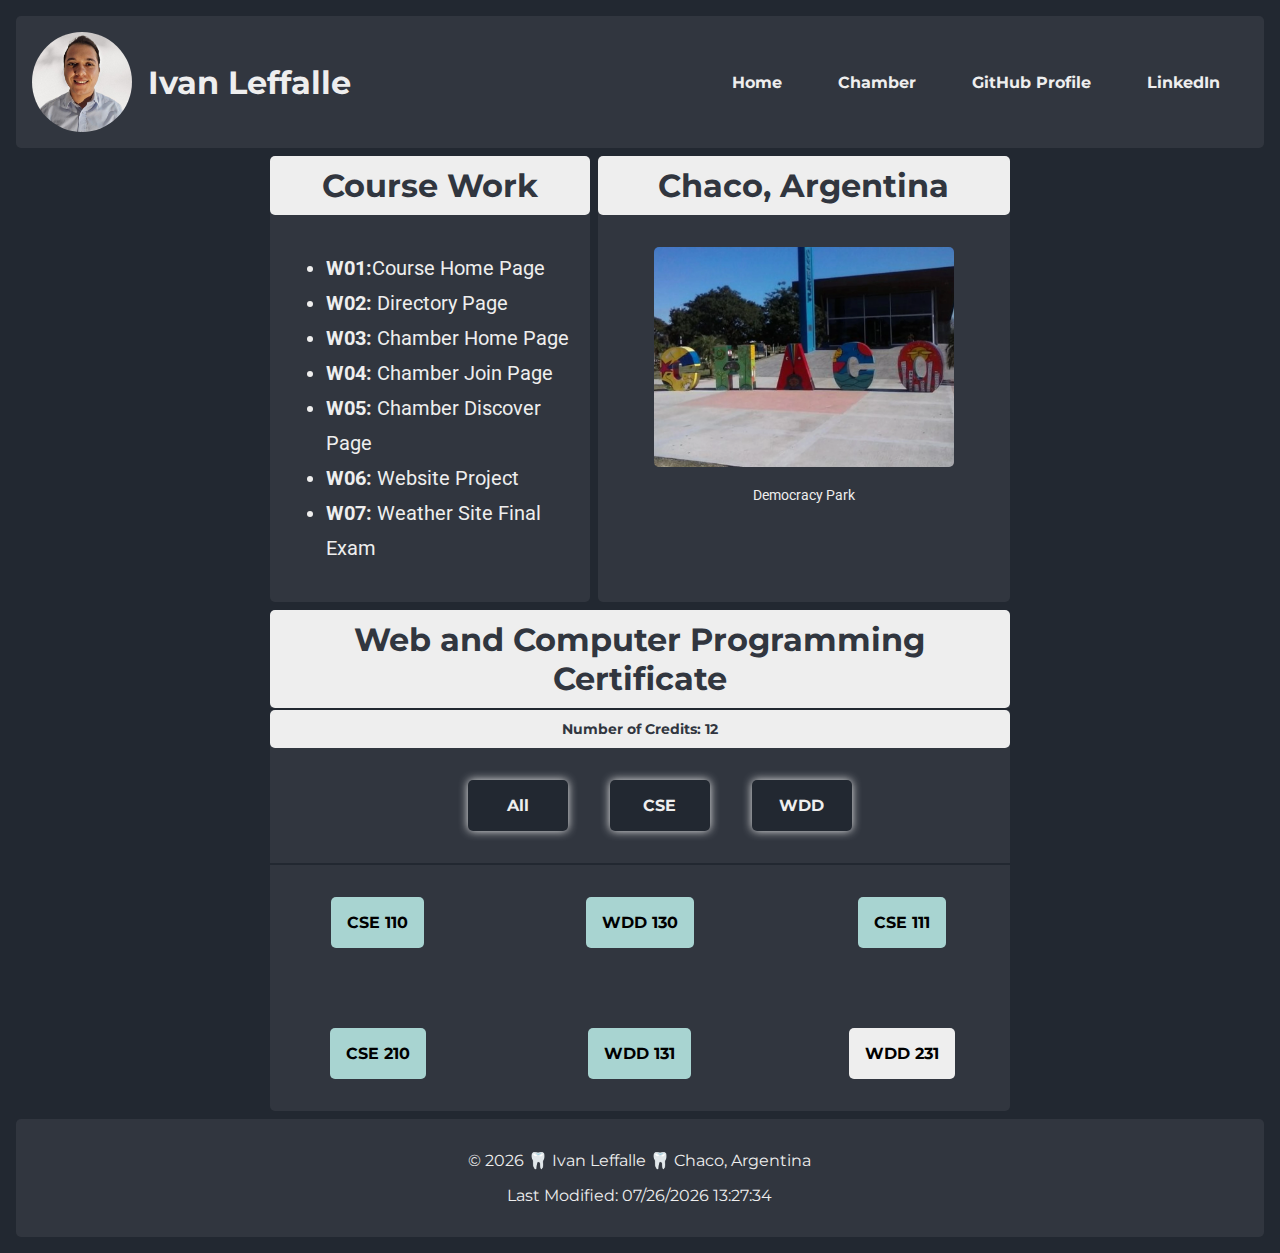
<file: index.html>
<!DOCTYPE html>
<html lang="en">

<head>
    <link rel="icon" type="image/x-icon" href="images/favicon.png">
    <meta charset="UTF-8">
    <meta name="viewport" content="width=device-width, initial-scale=1.0">
    <title>Home Page - "WDD 231 - 2024 - Leffalle Ivan</title>
    <link rel="stylesheet" href="./styles/styles.css">
    <link rel="preconnect" href="https://fonts.googleapis.com">
    <link rel="preconnect" href="https://fonts.gstatic.com" crossorigin>
    <link
        href="https://fonts.googleapis.com/css2?family=Roboto:ital,wght@0,100;0,300;0,400;0,500;0,700;0,900;1,100;1,300;1,400;1,500;1,700;1,900&display=swap"
        rel="stylesheet">
    <link
        href="https://fonts.googleapis.com/css2?family=Montserrat:ital,wght@0,100..900;1,100..900&family=Roboto:ital,wght@0,100;0,300;0,400;0,500;0,700;0,900;1,100;1,300;1,400;1,500;1,700;1,900&display=swap"
        rel="stylesheet">
    <meta name="description"
        content="This is the home page we made as an assignment in week 1 of the WDD 231 course. In this website we put into practice basic knowledge of HTML, CSS and JavaScript.">
    <meta name="author" content="Ivan Leffalle">
    <meta property="og:title" content="Home Page - WDD 231 - 2024 - Ivan Leffalle">
    <meta property="type" content="website">
    <meta property="og:image"
        content="https://raw.githubusercontent.com/IvanLeffalle/wdd231/8ed48dbaae8107fe431b488959980bb603e27c7e/images/chaco-image.webp">
    <meta property="og:url" content="https://ivanleffalle.github.io/wdd231/index.html">
    <script src="./scripts/scripts.js" defer></script>
</head>

<body>
    <div class="layout">
        <header class="header">
            <nav class="nav">
                <img src="images/profile.jpg" alt="Ivan Leffalle" class="profile-image">
                <h1 class="">Ivan Leffalle</h1>
                <a id="menu" href="#"></a>
                <ul class="list">
                    <li><a class="btn" href="index.html">Home</a></li>
                    <li><a class="btn" href="chamber/index.html">Chamber</a></li>
                    <li><a class="btn" href="https://github.com/IvanLeffalle" target="_blank">GitHub Profile</a></li>
                    <li><a class="btn" href="https://www.linkedin.com/in/leffalleivan/" target="_blank">LinkedIn</a>
                    </li>
                </ul>
            </nav>

        </header>
        <div class="sidebar-left"></div>
        <main class="main">
            <section class="container-1">
                <h1 class="title">Course Work</h1>
                <div class="content">
                    <ul class="course-list">
                        <li><span class="course-title">W01:</span><a href="/index.html">Course Home Page</a></li>
                        <li><span class="course-title">W02:</span> <a href="chamber/directory.html"> Directory Page</a>
                        </li>
                        <li><span class="course-title">W03:</span> <a href="chamber/index.html">Chamber Home Page</a>
                        </li>
                        <li><span class="course-title">W04:</span><a href="chamber/join.html"> Chamber Join Page</a>
                        </li>
                        <li><span class="course-title">W05:</span><a href="chamber/discover.html"> Chamber Discover
                                Page</a></li>
                        <li><span class="course-title">W06:</span><a href="weather/siteplan.html"> Website Project</a>
                        </li>
                        <li><span class="course-title">W07:</span><a href="weather/index.html"> Weather Site Final
                                Exam</a></li>
                    </ul>
                </div>
            </section>
            <section class="container-2">
                <h1 class="title">Chaco, Argentina</h1>
                <div class="content">
                    <figure>
                        <img src="images/chaco-image.webp" alt="Chaco, Argentina">
                        <figcaption class="caption">Democracy Park </figcaption>
                    </figure>
                </div>

            </section>
            <section class="container-3">
                <h1 class="title">Web and Computer Programming Certificate</h1>
                <div>
                    <div class="divider"></div>
                    <h2 class="title" id="total-credits">
                    </h2>
                </div>
                <ul class="filter">
                    <li>
                        <a class="button" href="#" data-subject="ALL"> All</a>
                        <a class="button" href="#" data-subject="CSE">CSE</a>
                        <a class="button" href="#" data-subject="WDD">WDD</a>
                    </li>
                </ul>
                <div class="divider"></div>
                <ul id="courses" class="courses">
                </ul>


            </section>
        </main>
        <div class="sidebar-right"></div>
        <footer class="footer">
            <p>© <span id="year"></span> 🦷 Ivan Leffalle 🦷 Chaco, Argentina</p>
            <p>Last Modified: <span id="last-modified"></span></p>
        </footer>
    </div>
    <dialog id="course-details" class="modal">
        <button>OK</button>
    </dialog>
</body>

</html>
</file>
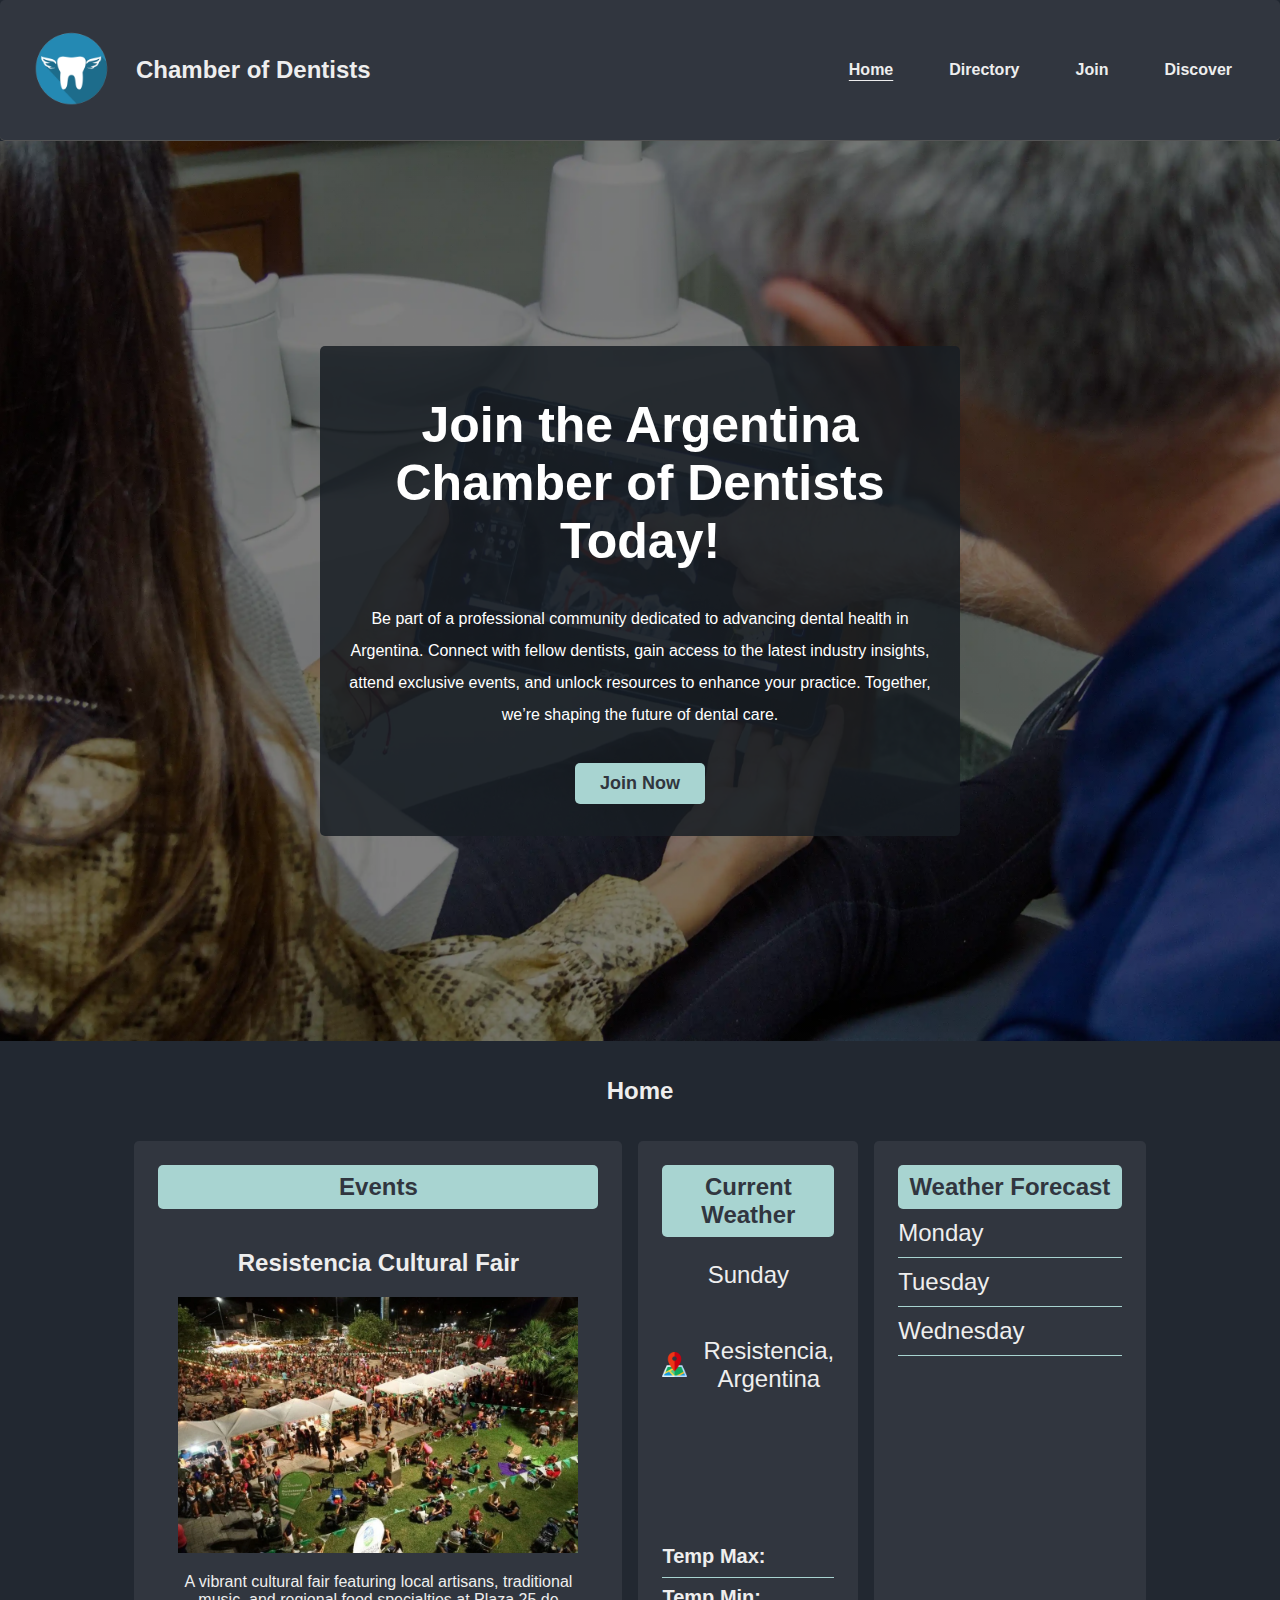
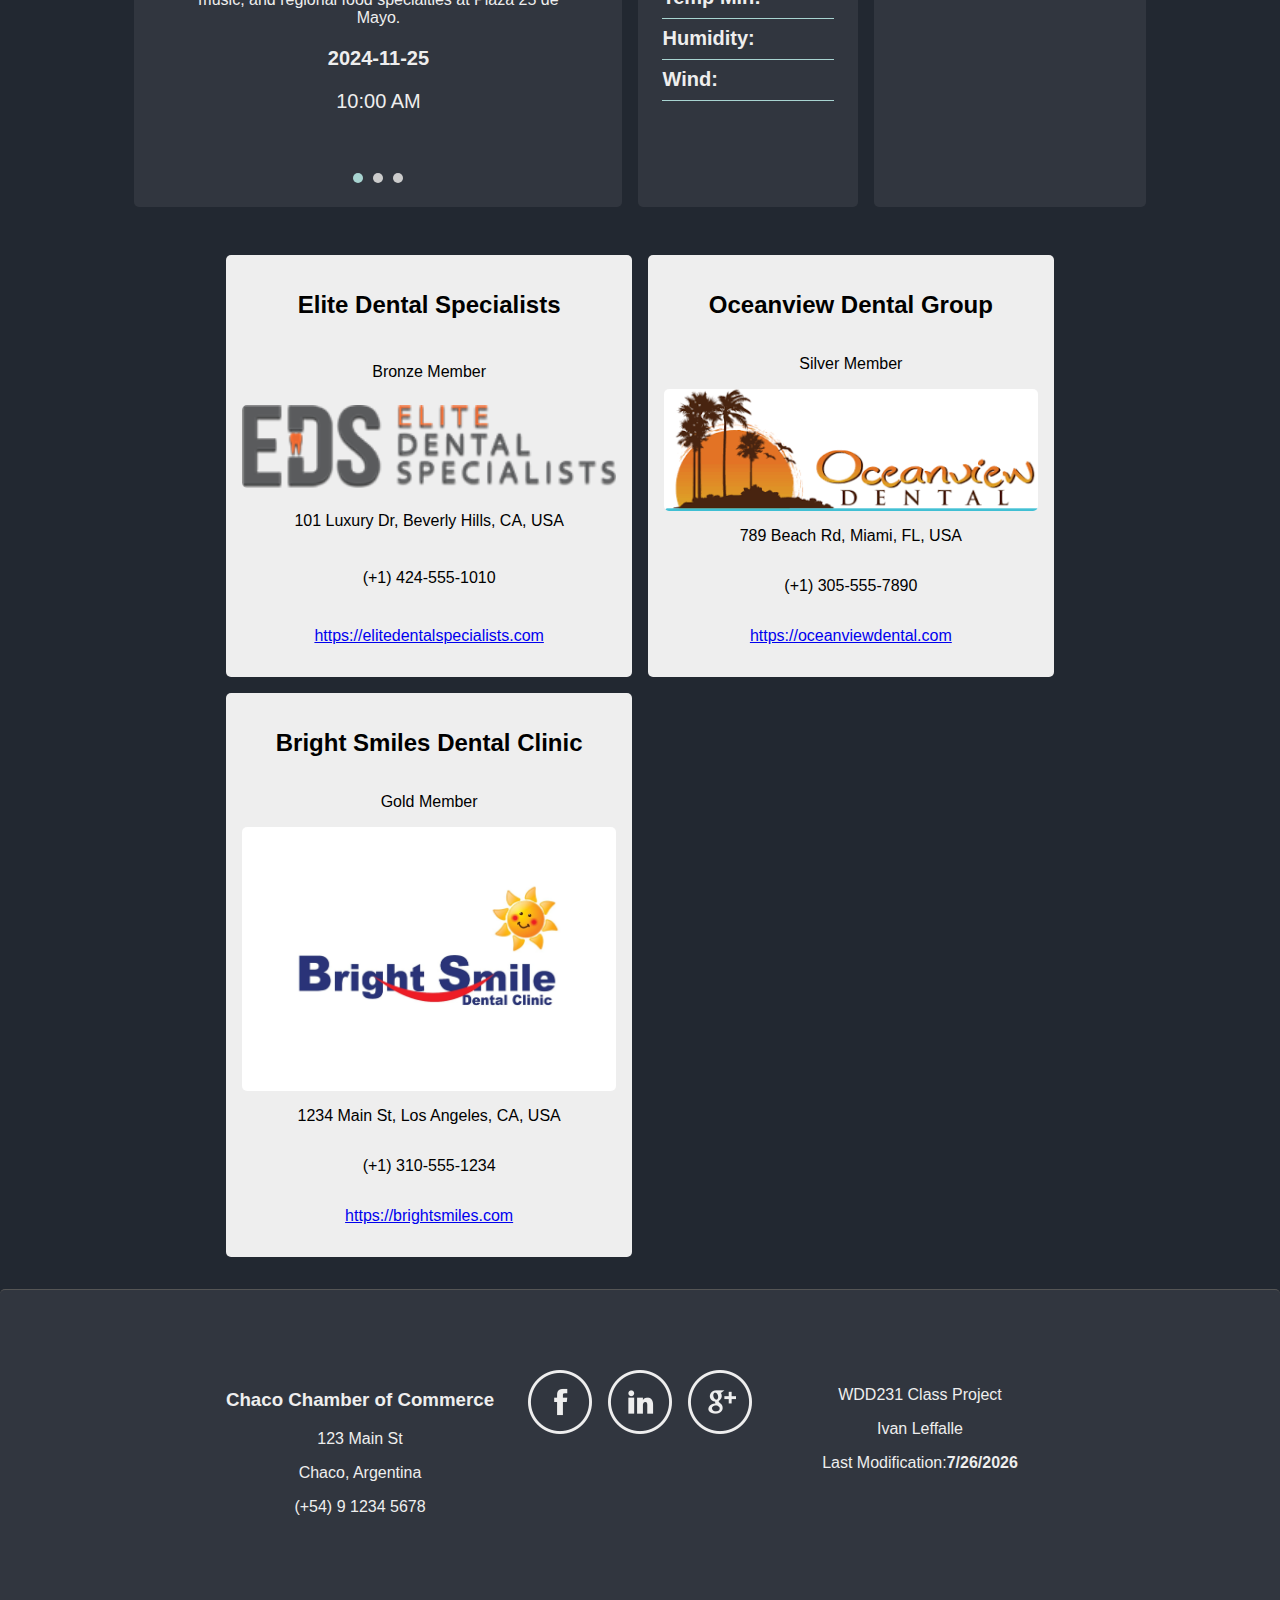
<file: chamber/index.html>
<!DOCTYPE html>
<html lang="en">

<head>
    <link rel="icon" type="image/x-icon" href="images/favicon.ico">
    <meta charset="UTF-8">
    <meta name="viewport" content="width=device-width, initial-scale=1.0">
    <title>Chamber of Dentists Home Page</title>
    <meta property="og:title" content="Chamber Page - WDD 231 - 2024 - Ivan Leffalle">
    <meta property="og:type" content="website">
    <meta property="og:image"
        content="https://raw.githubusercontent.com/IvanLeffalle/wdd231/6fd7a44786aab3844d76a0fcc1f4f79a96b8d64d/chamber/images/og-image.webp">
    <meta property="og:url" content="https://ivanleffalle.github.io/wdd231/chamber/directory.html">
    <meta name="author" content="Ivan Leffalle">
    <meta name="description" content="This is an example of a Chamber of Dentists for the WDD 231 course.">
    <link rel="stylesheet" href="styles/styles.css">
    <script src="scripts/scripts.js" defer></script>
    <script src="scripts/weather.js" defer></script>
    <script src="scripts/responsiveMenu.js" defer></script>
    <script src="scripts/slider.js" defer></script>
</head>

<body>
    <div class="layout">
        <header>
            <nav class="nav">
                <a class="logo" href="">
                    <img src="images/logo.webp" alt="Ivan Leffalle" class="profile-image">
                    <h2>Chamber of Dentists</h2>
                </a>
                <a id="menu" href="#"></a>
                <ul class="list">
                    <li><a href="index.html">Home</a></li>
                    <li><a href="directory.html">Directory</a></li>
                    <li><a href="join.html">Join</a></li>
                    <li><a href="discover.html">Discover</a></li>

                </ul>
            </nav>
        </header>

        <main>
            <!-- Hero Section -->
            <section class="hero">
                <div class="hero-image">
                    <div class="hero-text">
                        <h1>Join the Argentina Chamber of Dentists Today!</h1>
                        <p>
                            Be part of a professional community dedicated to advancing dental health in Argentina.
                            Connect with fellow dentists, gain access to the latest industry insights, attend exclusive
                            events,
                            and unlock resources to enhance your practice. Together, we’re shaping the future of dental
                            care.
                        </p>
                        <button>Join Now</button>
                    </div>
                </div>
            </section>

            <!-- Home Section -->
            <section class="home">
                <h2 class="title">Home</h2>
                <!-- Cards Section -->
                <div class="sidebar-right"></div>
                <section class="card-1">
                    <h2 class="card-title">Events</h2>
                    <div class="slides"></div>
                    <div class="dots"></div>
               

                </section>
                <section class="card-2">
                    <h2 class="card-title">Current Weather</h2>
                    <div class="weather-section">
                        <p id="today"></p>
                        <div class="location"> <img src="images/location.png" alt="location.icon">
                            <p>Resistencia, Argentina </p>
                        </div>
                        <figure>
                            <img id="weather-icon" src="[data-uri]"
                                alt="Weather icon">
                            <figcaption></figcaption>
                        </figure>
                    </div>
                    <div class="weather-temp">
                        <p class="temp" id="current-temp"></p>
                        <p class="feel" id="real-feel"></p>
                    </div>
                    <div class="weather-details">
                        <div class="weather-list">
                            <span>Temp Max: </span>
                            <p id="tempMax"></p>
                        </div>
                        <div class="weather-list">
                            <span>Temp Min: </span>
                            <p id="tempMin"></p>
                        </div>

                        <div class="weather-list">
                            <span>Humidity:</span>
                            <p id="humidityCurr"></p>
                        </div>
                        <div class="weather-list">
                            <span>Wind: </span>
                            <p id="windCurr"></p>
                        </div>
                    </div>


                </section>
                <section class="card-3">
                    <h2 class="card-title">Weather Forecast</h2>
                    <div class="threeDays-forecast">
                        <div class="forecast-days">
                            <div id="tomorrow"></div>
                            <img id="forecastIcon-Tomorrow"
                                src="[data-uri]"
                                alt="Tomorrow's forecast">
                            <p class="desc" id="tomorrowDesc"></p>
                            <p id="tomorrowTemp"></p>
                        </div>

                        <div class="forecast-days">
                            <div id="dayAfterTomorrow"></div>
                            <img id="forecastIcon-dayAfter"
                                src="[data-uri]"
                                alt="Day after forecast">
                            <p class="desc" id="AfterTomorrowDesc"></p>
                            <p id="AfterTomorrowTemp"></p>

                        </div>

                        <div class="forecast-days">
                            <div id="dayAfterAfterTomorrow"></div>
                            <img id="forecastIcon-dayAfterAfter"
                                src="[data-uri]"
                                alt="Day After After Tomorrow">
                            <p class="desc" id="AfterAfterTomorrowDesc"></p>
                            <p id="AfterAftertomorrowTemp"></p>
                        </div>
                    </div>

                </section>
                <div class="sidebar-left"></div>
            </section>

            <!-- Business Section -->
            <section class="main-cards">
                <div class="sidebar-left"></div>
                <div class="cards">
                    <section class="business" id="business">
                    </section>
                </div>
                <div class="sidebar-right"></div>
            </section>
        </main>

        <footer>
            <div class="footer-layout">
                <section class="contact-info">
                    <h3>Chaco Chamber of Commerce</h3>
                    <p>123 Main St</p>
                    <p>Chaco, Argentina</p>
                    <p>(+54) 9 1234 5678</p>
                </section>
                <section class="social-media">
                    <div>
                        <a href="https://facebook.com" target="_blank" aria-label="Facebook">
                            <img src="images/facebook.png" alt="">
                        </a>
                    </div>
                    <div>
                        <a href="https://linkedin.com" target="_blank" aria-label="LinkedIn">
                            <img src="images/linkedin.png" alt="">
                        </a>
                    </div>
                    <div>
                        <a href="https://youtube.com" target="_blank" aria-label="YouTube">
                            <img src="images/google-mas.png" alt="">
                        </a>
                    </div>
                </section>

                <section class="course-info">
                    <p>WDD231 Class Project</p>
                    <p>Ivan Leffalle</p>
                    <p>Last Modification:<span class="modification "></span> </p>
                </section>
            </div>
        </footer>
    </div>


</body>

</html>
</file>
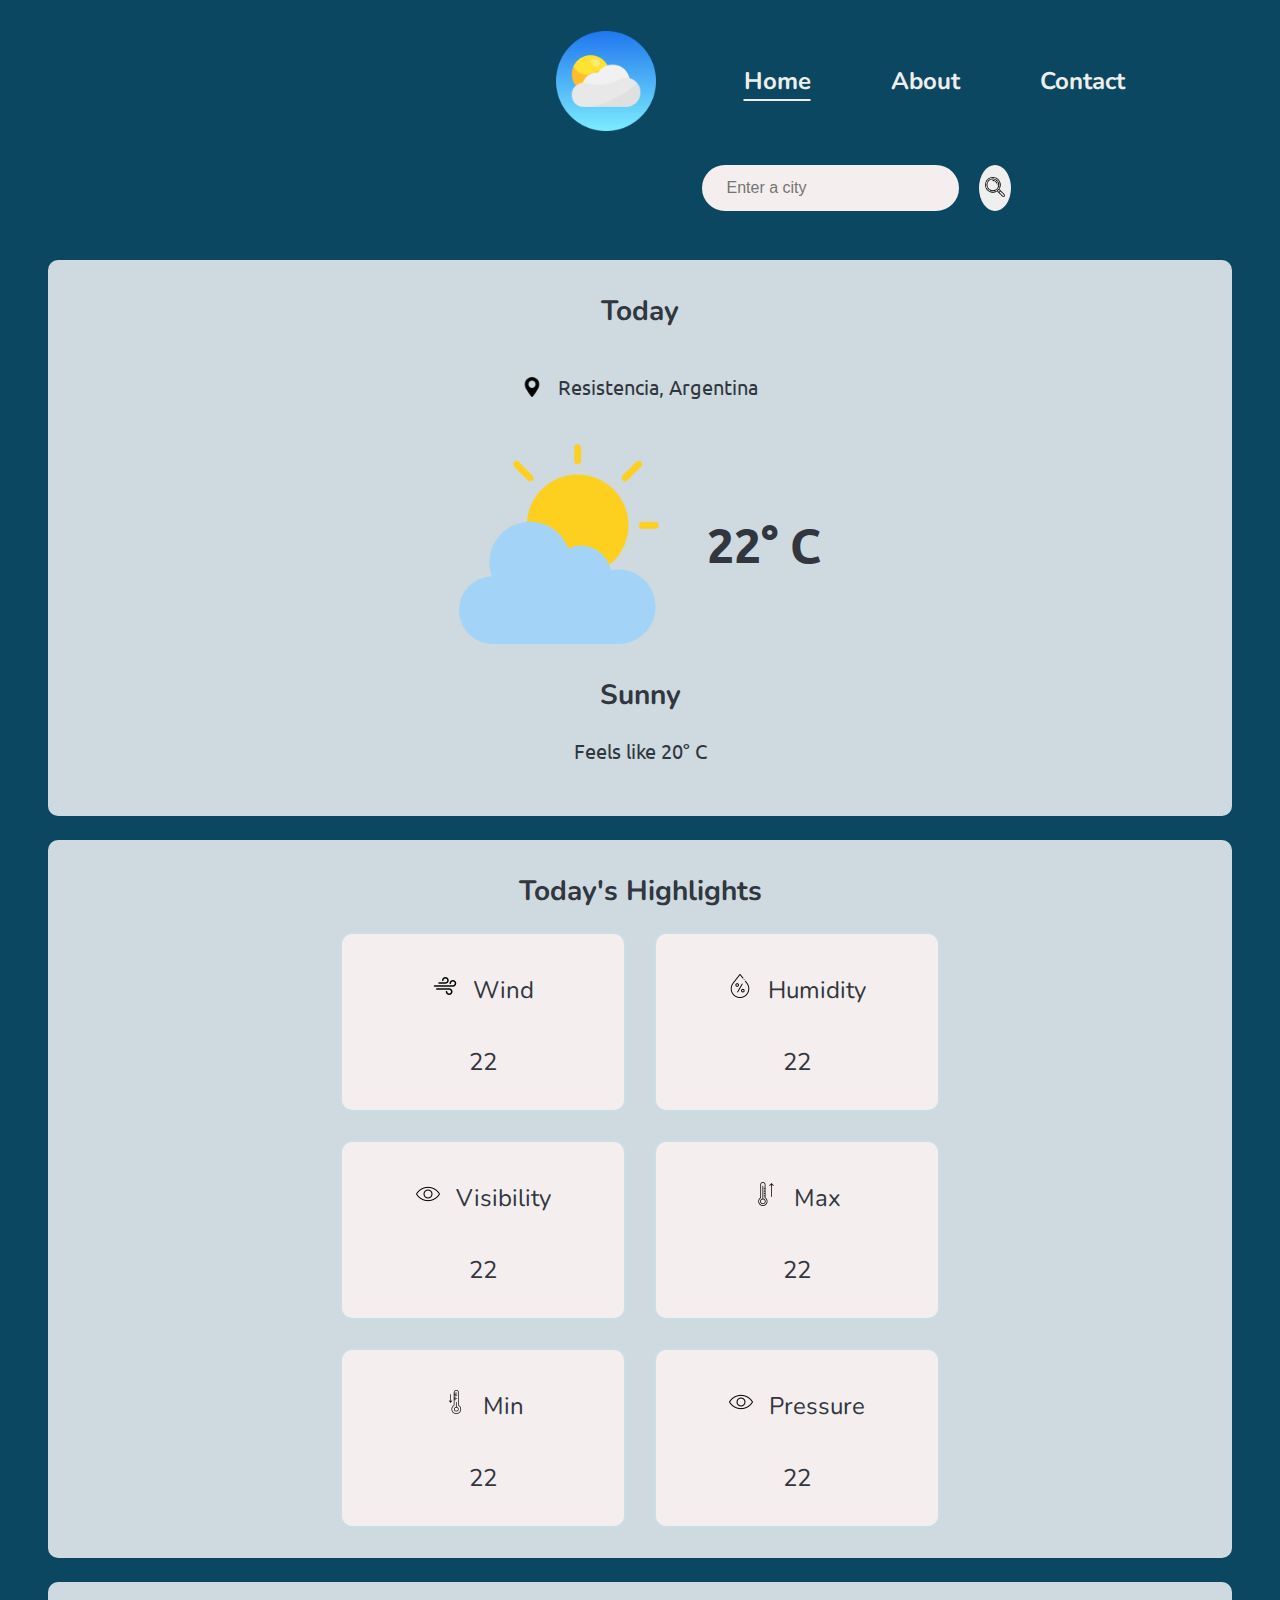
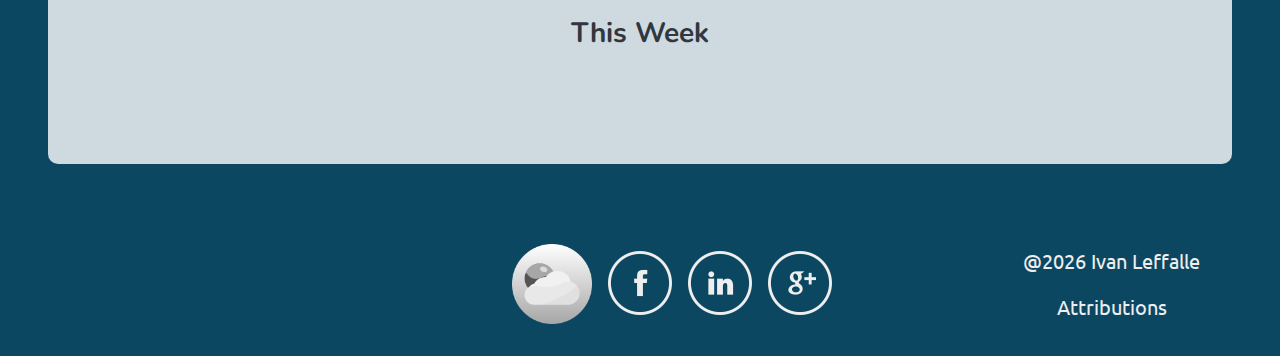
<file: weather/index.html>
<!DOCTYPE html>
<html lang="en">

<head>
    <link rel="icon" type="image/x-icon" href="images/favicon.png">
    <meta charset="UTF-8">
    <meta name="viewport" content="width=device-width, initial-scale=1.0">
    <title>Weather App Home Page</title>
    <link rel="stylesheet" href="styles/style.css">
    <!-- Social Media META Tags -->
    <meta property="og:title" content="Weather App - Ivan Leffalle">
    <meta property="og:type" content="website">
    <meta property="og:image"
        content="https://img.freepik.com/premium-photo/3d-cloudy-sun-rain-icon-know-weather-application-web_494516-2102.jpg">
    <meta property="og:image:width" content="828" />
    <meta property="og:image:height" content="450" />
    <meta property="og:url" content="https://ivanleffalle.github.io/wdd231/weather/index.html">
    <meta property="og:site_name" content="Weather App" />
    <meta property="og:description" content="This is an example of a Weather App for the WDD 231 course.">

    <meta name="author" content="Ivan Leffalle">
    <meta name="description" content="This is an example of a Weather App for the WDD 231 course.">
    <!-- SCRIPTS -->
    <script src="scripts/scripts.js" defer></script>
    <script src="scripts/menu.js" defer></script>


</head>

<body>
    <div class="grid">
        <header>
            <nav>
                <section class="logo">
                    <img src="images/logo.png" alt="Ivan Leffalle" class="profile-image">
                    <a id="menu" href="#"></a>
                    <ul class="list">
                        <li><a href="index.html">Home</a></li>
                        <li><a href="about.html">About</a></li>
                        <li><a href="contact.html">Contact</a></li>
                    </ul>
                </section>
            </nav>
            <div class="search-bar">
                <input type="search" placeholder="Enter a city" spellcheck="false" class="search-input">
                <button>
                    <img src="images/loupe.png" alt="Search">
                </button>
            </div>
        </header>
        <main>
            <section class="weather">
                <div class="today-header">
                    <h1>Today</h1>
                    <div class="location">
                        <img src="images/location.png" alt="location">
                        <p id="location">Resistencia, Argentina </p>
                    </div>
                </div>
                <div class=" weather-info">
                    <div class="today-main">
                        <img class="today-icon" id="today-icon" src=" images/placeholder.png" alt="Weather icon">
                        <p class="today-temp" id="today-temp">22° C</p>
                    </div>
                    <div>
                        <h3 class="today-description" id="today-desc">Sunny</h3>
                        <p class="feel" id="today-feels">Feels like 20° C</p>
                    </div>

                </div>
            </section>
            <section class="highlight">
                <div class="Highlights-header">
                    <h2>Today's Highlights</h2>
                </div>
                <div class="highlight-info">
                    <div class="highlight-card">
                        <div class="highlight-header">
                            <img src="images/windy.png" alt="wind">
                            <p>Wind</p>

                        </div>
                        <p id="wind">
                            22
                        </p>
                    </div>
                    <div class="highlight-card">
                        <div class="highlight-header">
                            <img src="images/humidity.png" alt="Humidity">
                            <p>Humidity</p>
                        </div>
                        <p id="humidity">
                            22
                        </p>
                    </div>
                    <div class="highlight-card">
                        <div class="highlight-header">
                            <img src="images/visibility.png" alt="Visibility">
                            <p>Visibility</p>
                        </div>
                        <p id="visibility">
                            22
                        </p>
                    </div>
                    <div class="highlight-card">
                        <div class="highlight-header">
                            <img src="images/temp-max.png" alt="temp-max">
                            <p>Max</p>
                        </div>
                        <p id="tempMax">
                            22
                        </p>
                    </div>
                    <div class="highlight-card">
                        <div class="highlight-header">
                            <img src="images/temp-min.png" alt="temp-min">
                            <p>Min</p>
                        </div>
                        <p id="tempMin">
                            22
                        </p>
                    </div>
                    <div class="highlight-card">
                        <div class="highlight-header">
                            <img src="images/visibility.png" alt="Pressure">
                            <p>Pressure</p>
                        </div>
                        <p id="pressure">
                            22
                        </p>
                    </div>
                </div>
            </section>
            <section class="forecast">
                <div class="today-header">
                    <h2>This Week</h2>
                </div>

                <div class="forecast-container" id="forecast-container"></div>
            </section>
        </main>
        <footer>
            <div class="social-media">
                <img class="logo-footer" src=" images/footer-logo.png" alt="Weather app">
                <a href="https://facebook.com" target="_blank" aria-label="Facebook"> <img src="images/facebook.png"
                        alt="Facebook"></a>
                <a href="https://linkedin.com" target="_blank" aria-label="LinkedIn"> <img src="images/linkedin.png"
                        alt="Linkedin">
                </a>
                <a href="https://youtube.com" target="_blank" aria-label="YouTube"> <img src="images/google-mas.png"
                        alt="google">
                </a>
            </div>
            <div class="contact-info">
                <p>@<span id="year"></span> Ivan Leffalle</p>
                <a href="attributions.html">
                    <P>Attributions</P>
                </a>
            </div>
        </footer>
    </div>
</body>

</html>
</file>
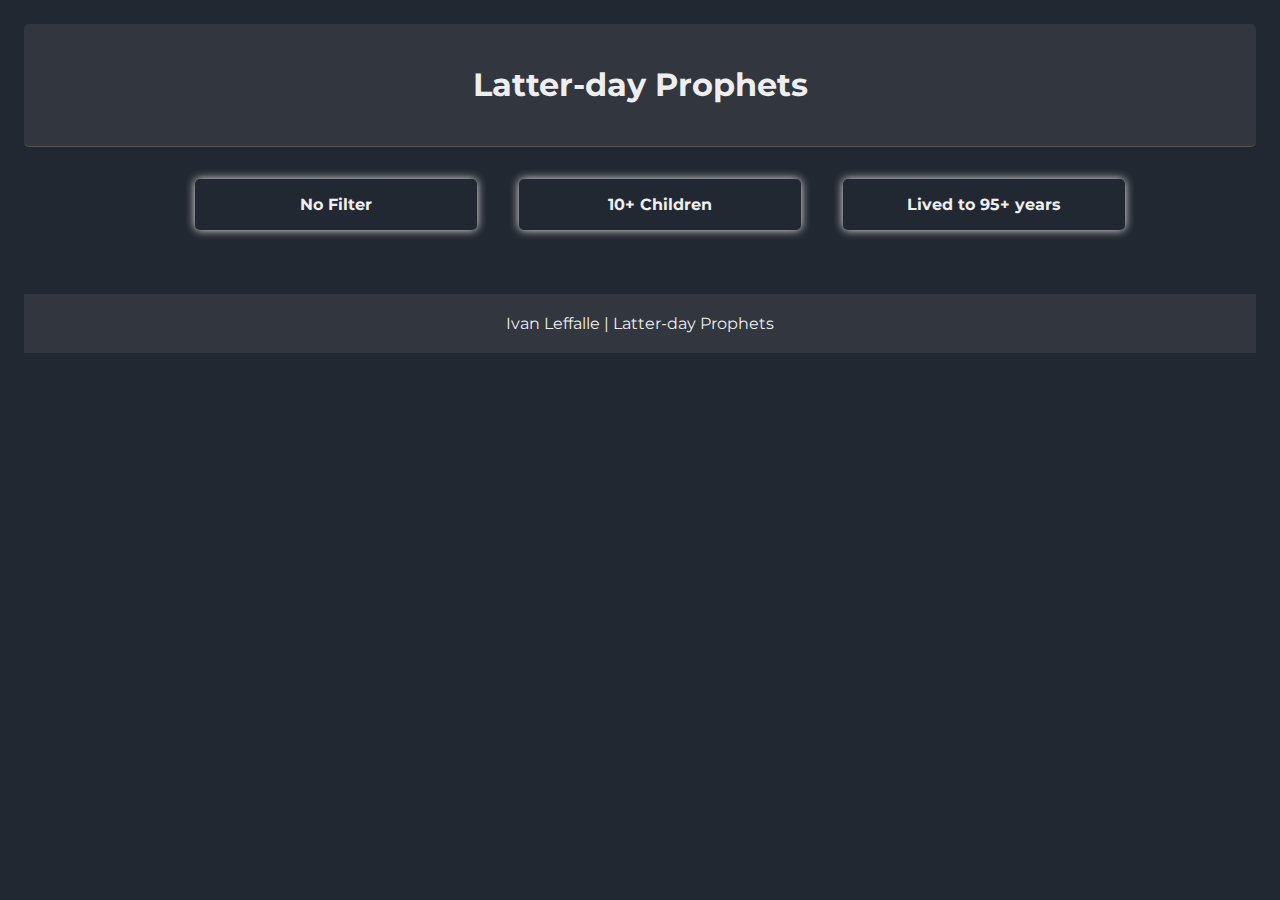
<file: prophets.html>
<!DOCTYPE html>
<html lang="en">

<head>
    <meta charset="UTF-8">
    <meta name="viewport" content="width=device-width, initial-scale=1.0">
    <title>Latter-day Prophets</title>
    <script src="scripts/prophets.js" defer> </script>
    <link rel="stylesheet" href="styles/prophets.css">
    <link rel="preconnect" href="https://fonts.googleapis.com">
    <link rel="preconnect" href="https://fonts.gstatic.com" crossorigin>
    <link
        href="https://fonts.googleapis.com/css2?family=Montserrat:ital,wght@0,100..900;1,100..900&family=Roboto:ital,wght@0,100;0,300;0,400;0,500;0,700;0,900;1,100;1,300;1,400;1,500;1,700;1,900&display=swap"
        rel="stylesheet">
</head>
<header>
    <h1>Latter-day Prophets</h1>
</header>
<main>

    <body>
        <div class="container">
            <ul class="filter">
                <li>
                    <a class="button" href="#" id="all">No Filter</a>
                    <a class="button" href="#" id="morechildren">10+ Children</a>
                    <a class="button" href="#" id="old">Lived to 95+ years</a>
                </li>
            </ul>
        </div>
        <div>
            <div class="column">
                <div id="cards" class="layout"></div>
            </div>
        </div>
    </body>
    <footer>
        Ivan Leffalle | Latter-day Prophets
    </footer>
</main>

</html>
</file>
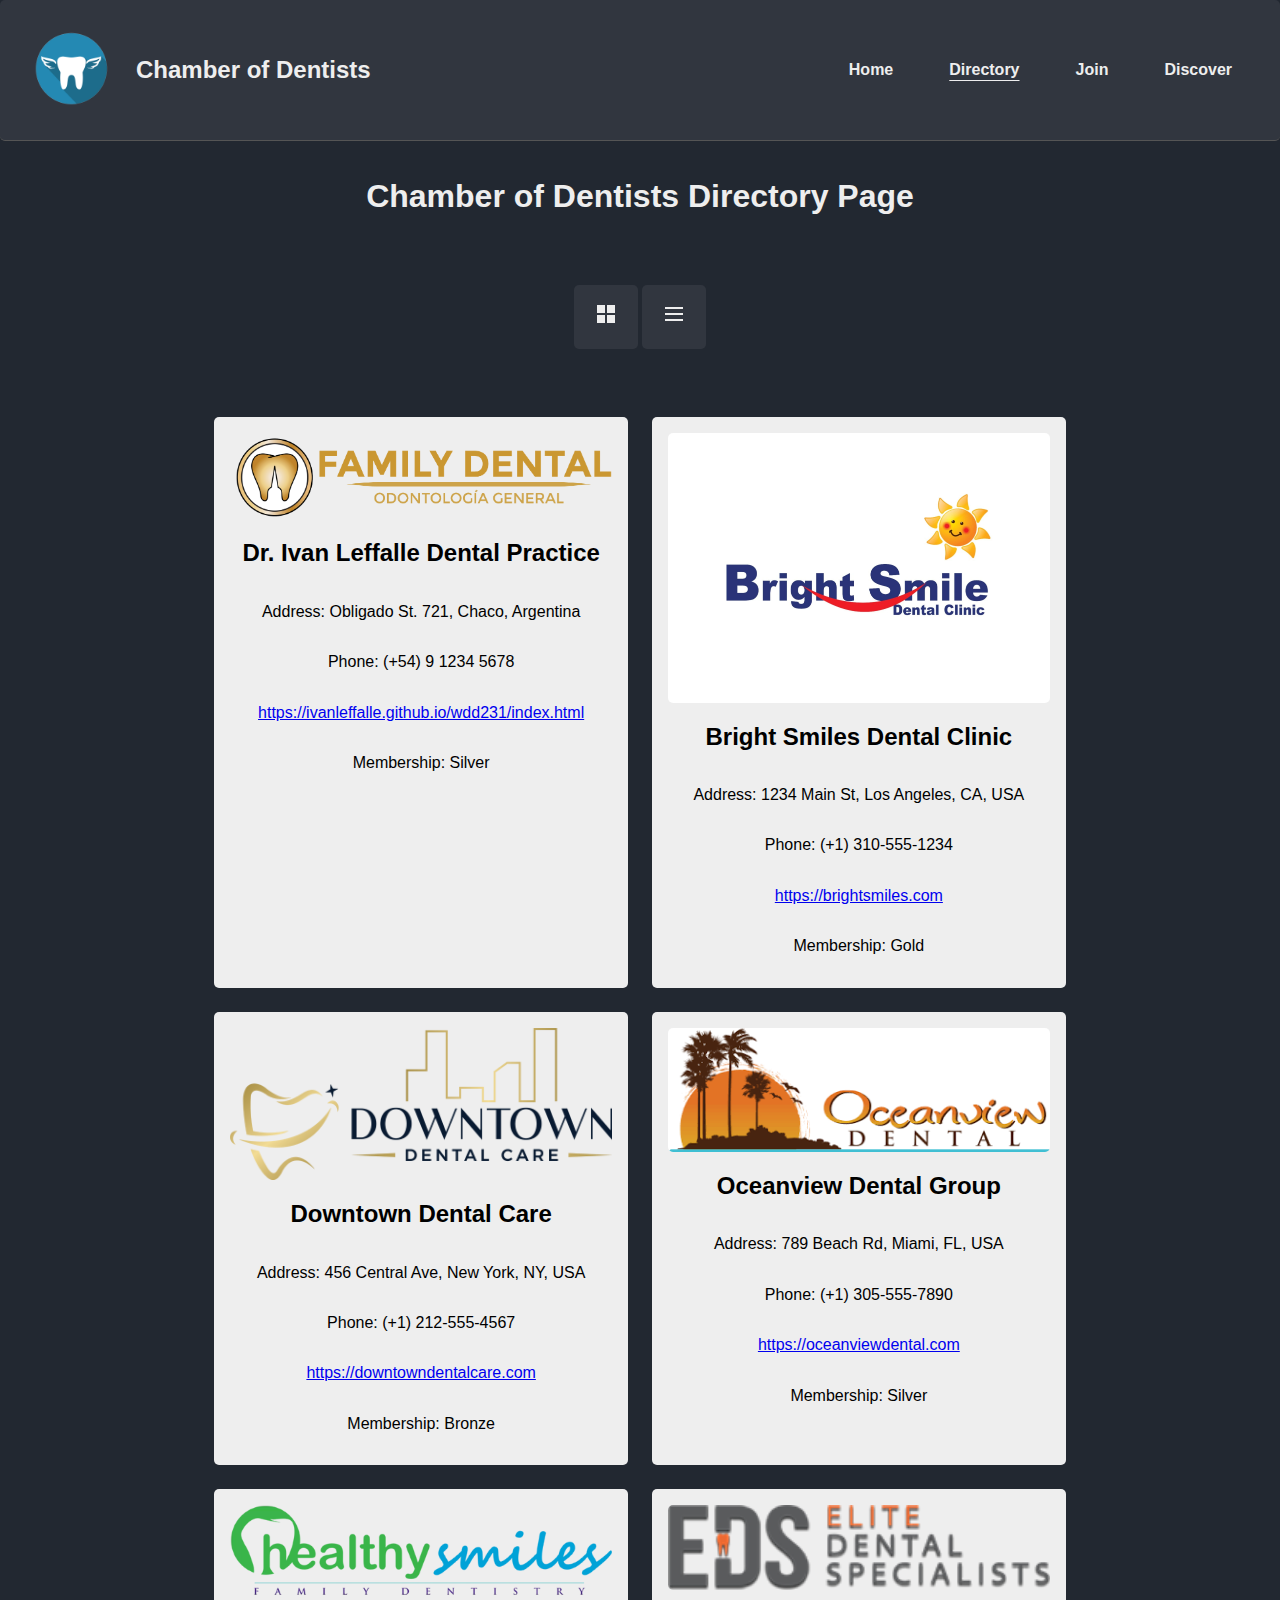
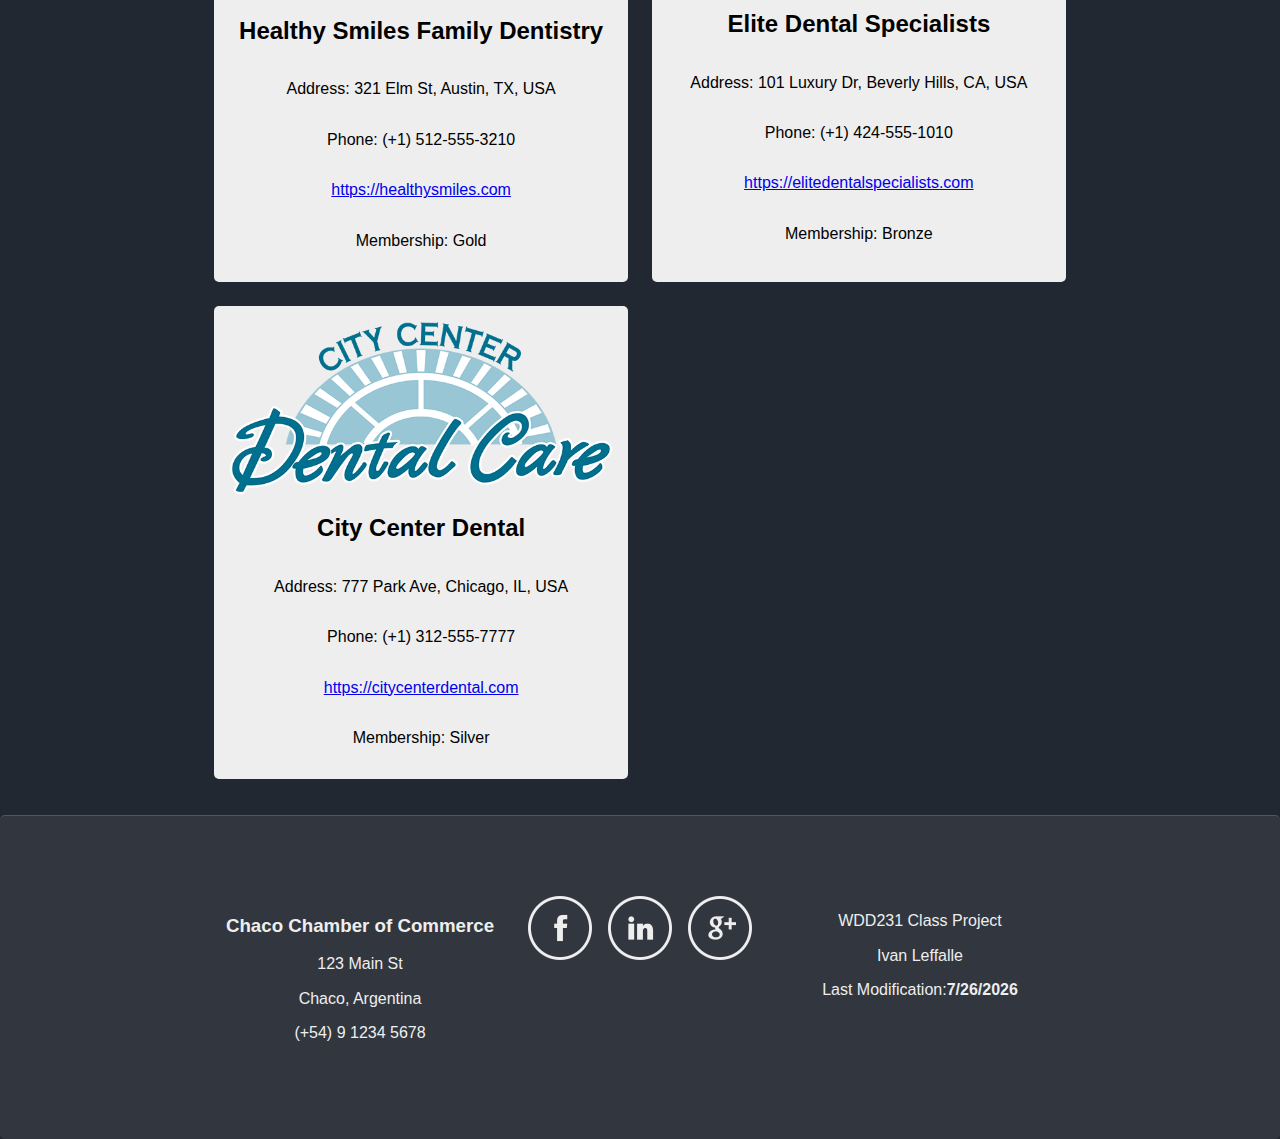
<file: chamber/directory.html>
<!DOCTYPE html>
<html lang="en">

<head>
    <link rel="stylesheet" href="styles/normalize.css">
    <link rel="icon" type="image/x-icon" href="images/favicon.ico">
    <meta charset="UTF-8">
    <meta name="viewport" content="width=device-width, initial-scale=1.0">
    <title>Chamber of Dentists Directory Page</title>
    <meta property="og:title" content="Chamber Page - WDD 231 - 2024 - Ivan Leffalle">
    <meta property="og:type" content="website">
    <meta property="og:image"
        content="https://raw.githubusercontent.com/IvanLeffalle/wdd231/6fd7a44786aab3844d76a0fcc1f4f79a96b8d64d/chamber/images/og-image.webp">
    <meta property="og:url" content="https://ivanleffalle.github.io/wdd231/chamber/directory.html">
    <meta name="author" content="Ivan Leffalle">
    <meta name="description" content="This is an example of a Chamber of Dentists for the WDD 231 course.">
    <link rel="stylesheet" href="styles/styles.css">
    <script src="scripts/scripts.js" defer></script>
    <script src="scripts/responsiveMenu.js" defer></script>
</head>

<body>
    <div class="layout">
        <header>
            <nav class="nav">
                <a class="logo" href="index.html"><img src="images/logo.webp" alt="Ivan Leffalle" class="profile-image">
                    <h2>Chamber of Dentists</h2>
                </a>
                <a id="menu" href="#"></a>
                <ul class="list">
                    <li><a href="index.html">Home</a></li>
                    <li><a href="directory.html">Directory</a></li>
                    <li><a href="join.html">Join</a></li>
                    <li><a href="discover.html">Discover</a></li>
                </ul>
            </nav>
        </header>
        <main>
            <h1 class="title-container">Chamber of Dentists Directory Page</h1>
            <div class="filter">
                <button class="btn" id="grid-toggle" aria-label="Grid View">
                    <svg xmlns="http://www.w3.org/2000/svg" viewBox="0 0 24 24" width="24" height="24"
                        fill="currentColor">
                        <rect x="3" y="3" width="8" height="8" />
                        <rect x="13" y="3" width="8" height="8" />
                        <rect x="3" y="13" width="8" height="8" />
                        <rect x="13" y="13" width="8" height="8" />
                    </svg>
                </button>
                <button class="btn" id="list-toggle" aria-label="List View">
                    <svg xmlns="http://www.w3.org/2000/svg" viewBox="0 0 24 24" width="24" height="24"
                        fill="currentColor">
                        <rect x="3" y="5" width="18" height="2" />
                        <rect x="3" y="11" width="18" height="2" />
                        <rect x="3" y="17" width="18" height="2" />
                    </svg>
                </button>

            </div>
            <section class="main-cards">
                <div class="sidebar-left"></div>
                <div class="cards">
                    <div id="cards" class="grid-view"></div>
                </div>
                <div class="sidebar-right"></div>
            </section>
        </main>
        <footer>
            <div class="footer-layout">
                <section class="contact-info">
                    <h3>Chaco Chamber of Commerce</h3>
                    <p>123 Main St</p>
                    <p>Chaco, Argentina</p>
                    <p>(+54) 9 1234 5678</p>
                </section>
                <section class="social-media">
                    <div>
                        <a href="https://facebook.com" target="_blank" aria-label="Facebook">
                            <img src="images/facebook.png" alt="">
                        </a>
                    </div>
                    <div>
                        <a href="https://linkedin.com" target="_blank" aria-label="LinkedIn">
                            <img src="images/linkedin.png" alt="">
                        </a>
                    </div>
                    <div>
                        <a href="https://youtube.com" target="_blank" aria-label="YouTube">
                            <img src="images/google-mas.png" alt="">
                        </a>
                    </div>
                </section>

                <section class="course-info">
                    <p>WDD231 Class Project</p>
                    <p>Ivan Leffalle</p>
                    <p>Last Modification:<span class="modification "></span> </p>
                </section>
            </div>
        </footer>
    </div>
</body>

</html>
</file>
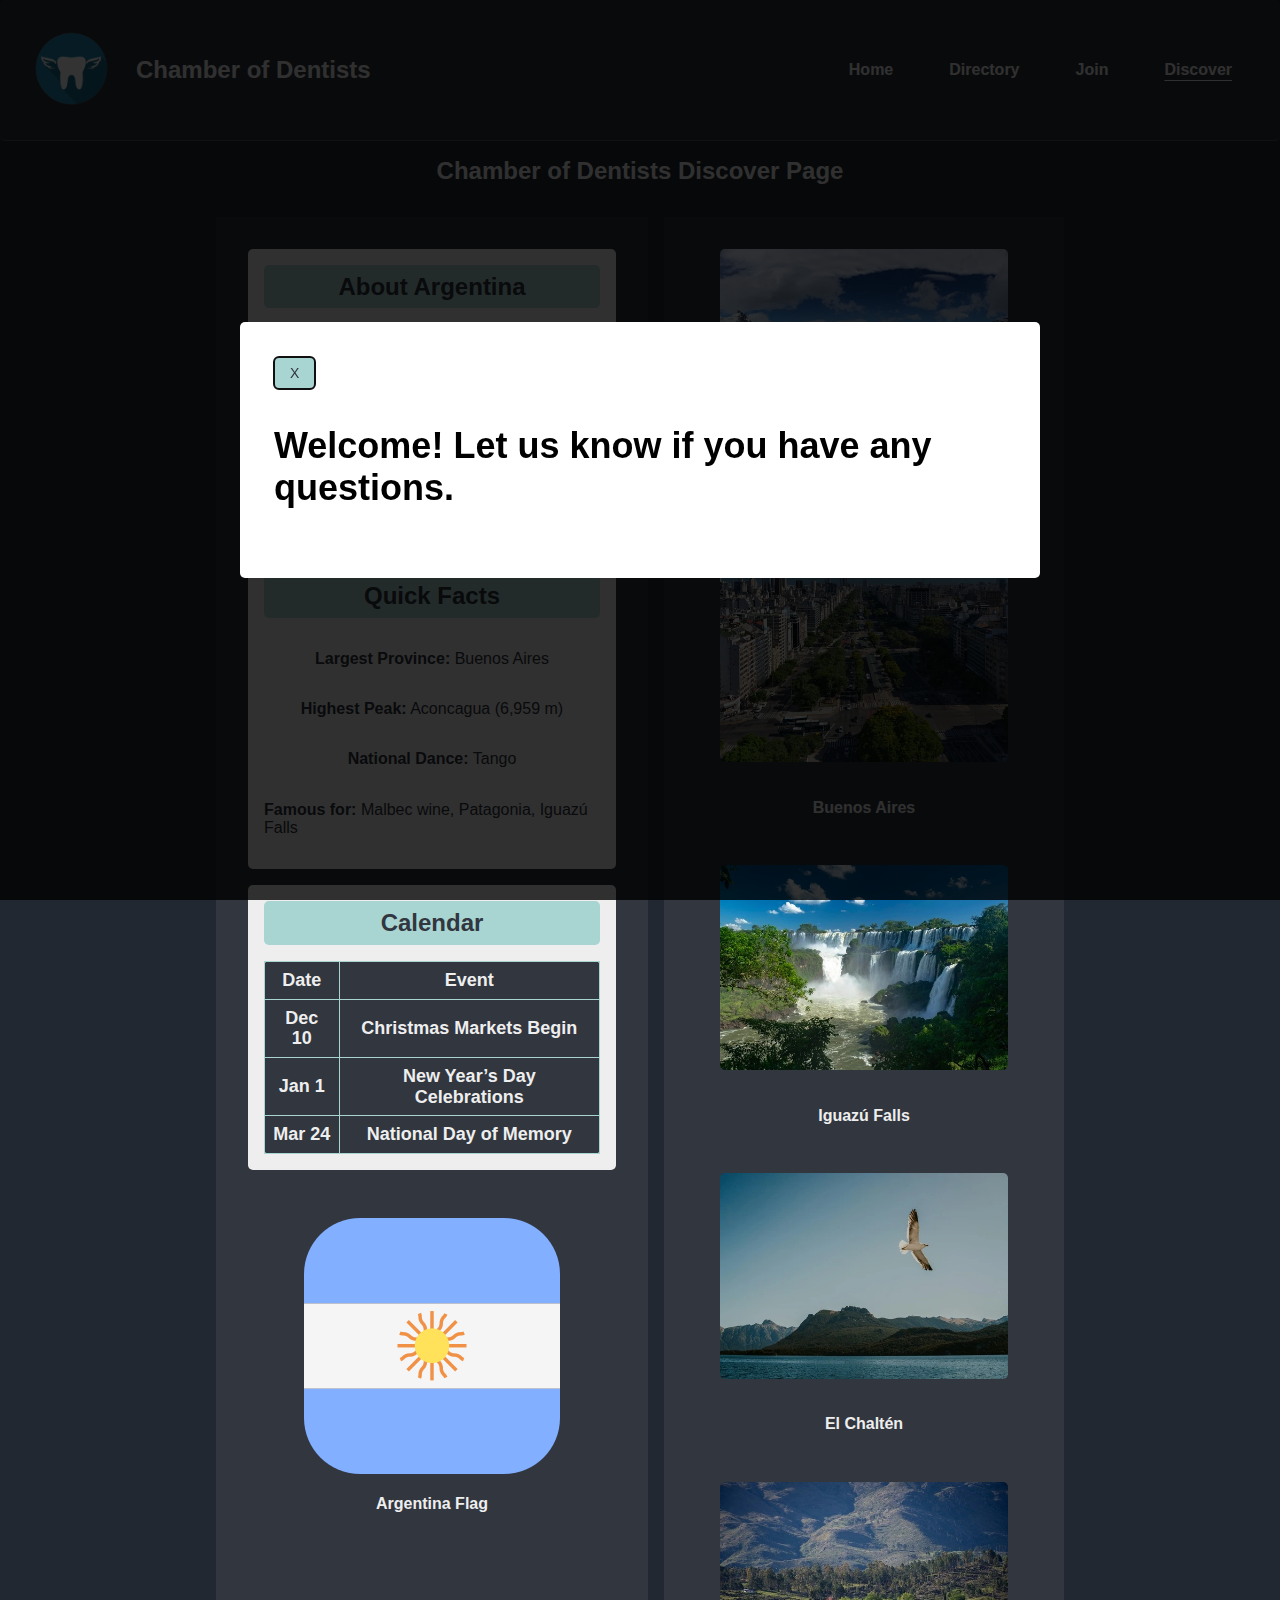
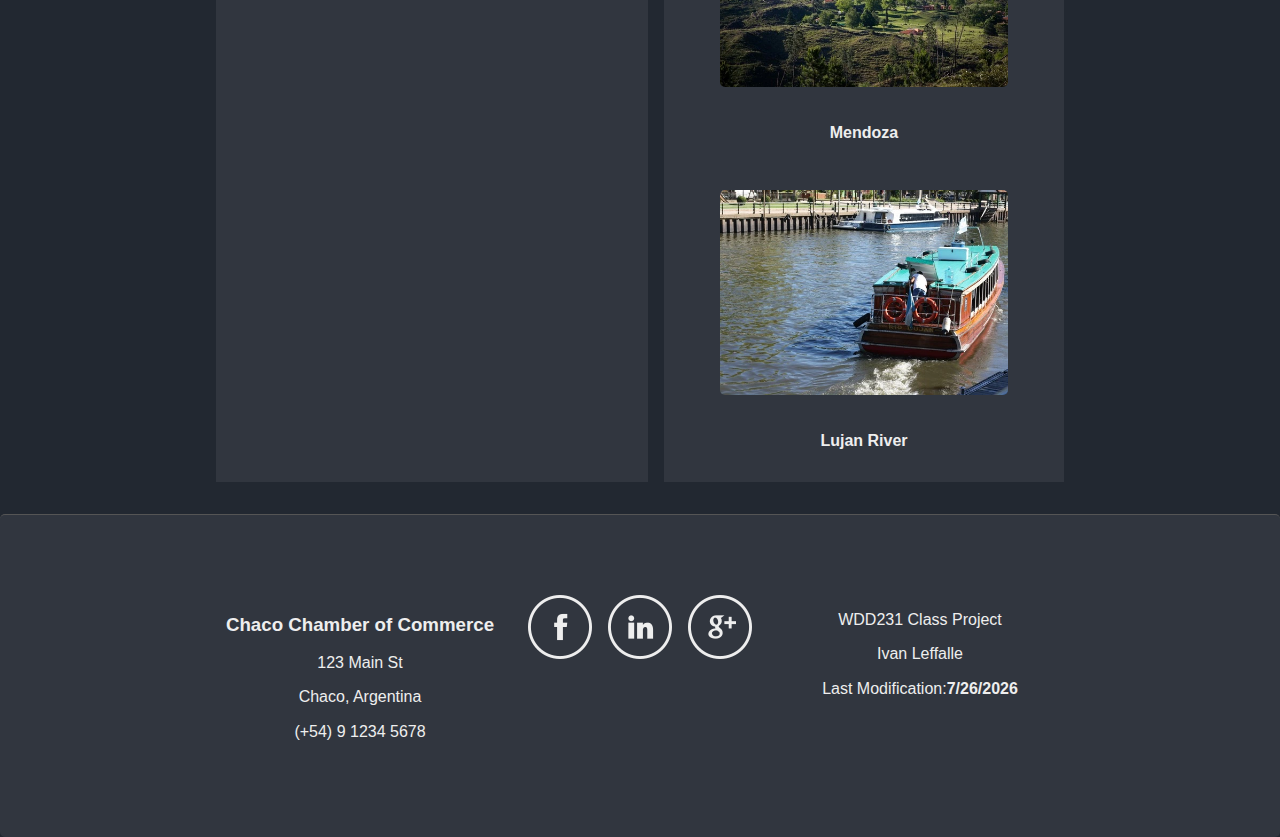
<file: chamber/discover.html>
<!DOCTYPE html>
<html lang="en">

<head>
    <link rel="icon" href="images/favicon.ico">
    <meta charset="UTF-8">
    <meta name="viewport" content="width=device-width, initial-scale=1.0">
    <title>Chamber of Dentists Discover Page</title>
    <meta property="og:title" content="Chamber Page - WDD 231 - 2024 - Ivan Leffalle">
    <meta property="og:type" content="website">
    <meta property="og:image"
        content="https://raw.githubusercontent.com/IvanLeffalle/wdd231/6fd7a44786aab3844d76a0fcc1f4f79a96b8d64d/chamber/images/og-image.webp">
    <meta property="og:url" content="https://ivanleffalle.github.io/wdd231/chamber/directory.html">
    <meta name="author" content="Ivan Leffalle">
    <meta name="description" content="This is an example of a Chamber of Dentists for the WDD 231 course.">
    <link rel="stylesheet" href="styles/normalize.css">
    <link rel="stylesheet" href="styles/styles.css">
    <script src="scripts/scripts.js" defer></script>
    <script src="scripts/weather.js" defer></script>
    <script src="scripts/responsiveMenu.js" defer></script>
    <script src="scripts/slider.js" defer></script>
    <script src="scripts/discover.js" defer></script>
</head>

<body>
    <div class="layout">
        <header>
            <nav class="nav">
                <a class="logo" href="">
                    <img src="images/logo.webp" alt="Ivan Leffalle" class="profile-image">
                    <h2>Chamber of Dentists</h2>
                </a>
                <a id="menu" href="#"></a>
                <ul class="list">
                    <li><a href="index.html">Home</a></li>
                    <li><a href="directory.html">Directory</a></li>
                    <li><a href="join.html">Join</a></li>
                    <li><a href="discover.html">Discover</a></li>

                </ul>
            </nav>
        </header>
        <main>

            <div class="discover">
                <h1 class="title">Chamber of Dentists Discover Page</h1>
                <section class="sidebar-left"></section>
                <div class="content ">
                    <div class="content-1">
                        <h3 class="title">About Argentina
                        </h3>
                        <p><span>Capital:</span> Buenos Aires</p>
                        <p><span>Population:</span> ~45 million</p>
                        <p><span>Official Language:</span> Spanish</p>
                        <p><span>Currency:</span> Argentine Peso (ARS)</p>
                    </div>
                    <div class="content-2">
                        <h3 class="title">Quick Facts
                        </h3>
                        <p><span>Largest Province:</span> Buenos Aires</p>
                        <p><span>Highest Peak:</span> Aconcagua (6,959 m)</p>
                        <p><span>National Dance:</span> Tango</p>
                        <p><span>Famous for:</span> Malbec wine, Patagonia, Iguazú Falls</p>
                    </div>
                    <div class="content-3">
                        <h3 class="title">Calendar
                        </h3>
                        <table>
                            <tr>
                                <th>Date</th>
                                <th>Event</th>
                            </tr>
                            <tr>
                                <td>Dec 10</td>
                                <td>Christmas Markets Begin</td>
                            </tr>
                            <tr>
                                <td>Jan 1</td>
                                <td>New Year’s Day Celebrations
                                </td>
                            </tr>
                            <tr>
                                <td>Mar 24</td>
                                <td>National Day of Memory
                                </td>
                        </table>
                    </div>
                    <div class="content-4">
                        <figure>
                            <img src="images/argentina-flag.webp" alt="placeholder">
                            <figcaption>Argentina Flag</figcaption>
                        </figure>
                    </div>

                </div>
                <div class="main-content">
                    <figure>
                        <img src="images/argentina-image1.webp " loading="lazy" alt="Perito Moreno Glacier">
                        <figcaption>Perito Moreno Glacier</figcaption>
                    </figure>
                    <figure>
                        <img src="images/argentina-image2.webp" loading="lazy" alt="placeholder">
                        <figcaption>Buenos Aires</figcaption>
                    </figure>
                    <figure>
                        <img src="images/argentina-image3.webp" loading="lazy" alt="placeholder">

                        <figcaption>
                            Iguazú Falls
                        </figcaption>
                    </figure>
                    <figure>
                        <img src="images/argentina-image4.webp" loading="lazy" alt="placeholder">
                        <figcaption>El Chaltén</figcaption>
                    </figure>
                    <figure>
                        <img src="images/argentina-image5.webp" loading="lazy" alt="placeholder">
                        <figcaption>Mendoza</figcaption>
                    </figure>
                    <figure>
                        <img src="images/argentina-image6.webp" loading="lazy" alt="placeholder">
                        <figcaption>Lujan River</figcaption>
                    </figure>

                </div>
                <section class="sidebar-right"></section>
            </div>
            <dialog>
                <button id="close-modal" aria-label="close modal">X</button>
                <div class="modal-content">
                    <h2 id="modal-title"></h2>
                </div>
            </dialog>


        </main>

        <footer>
            <div class="footer-layout">
                <section class="contact-info">
                    <h3>Chaco Chamber of Commerce</h3>
                    <p>123 Main St</p>
                    <p>Chaco, Argentina</p>
                    <p>(+54) 9 1234 5678</p>
                </section>
                <section class="social-media">
                    <div>
                        <a href="https://facebook.com" target="_blank" aria-label="Facebook">
                            <img src="images/facebook.png" alt="">
                        </a>
                    </div>
                    <div>
                        <a href="https://linkedin.com" target="_blank" aria-label="LinkedIn">
                            <img src="images/linkedin.png" alt="">
                        </a>
                    </div>
                    <div>
                        <a href="https://youtube.com" target="_blank" aria-label="YouTube">
                            <img src="images/google-mas.png" alt="">
                        </a>
                    </div>
                </section>

                <section class="course-info">
                    <p>WDD231 Class Project</p>
                    <p>Ivan Leffalle</p>
                    <p>Last Modification:<span class="modification "></span> </p>
                </section>
            </div>
        </footer>
    </div>


</body>

</html>
</file>
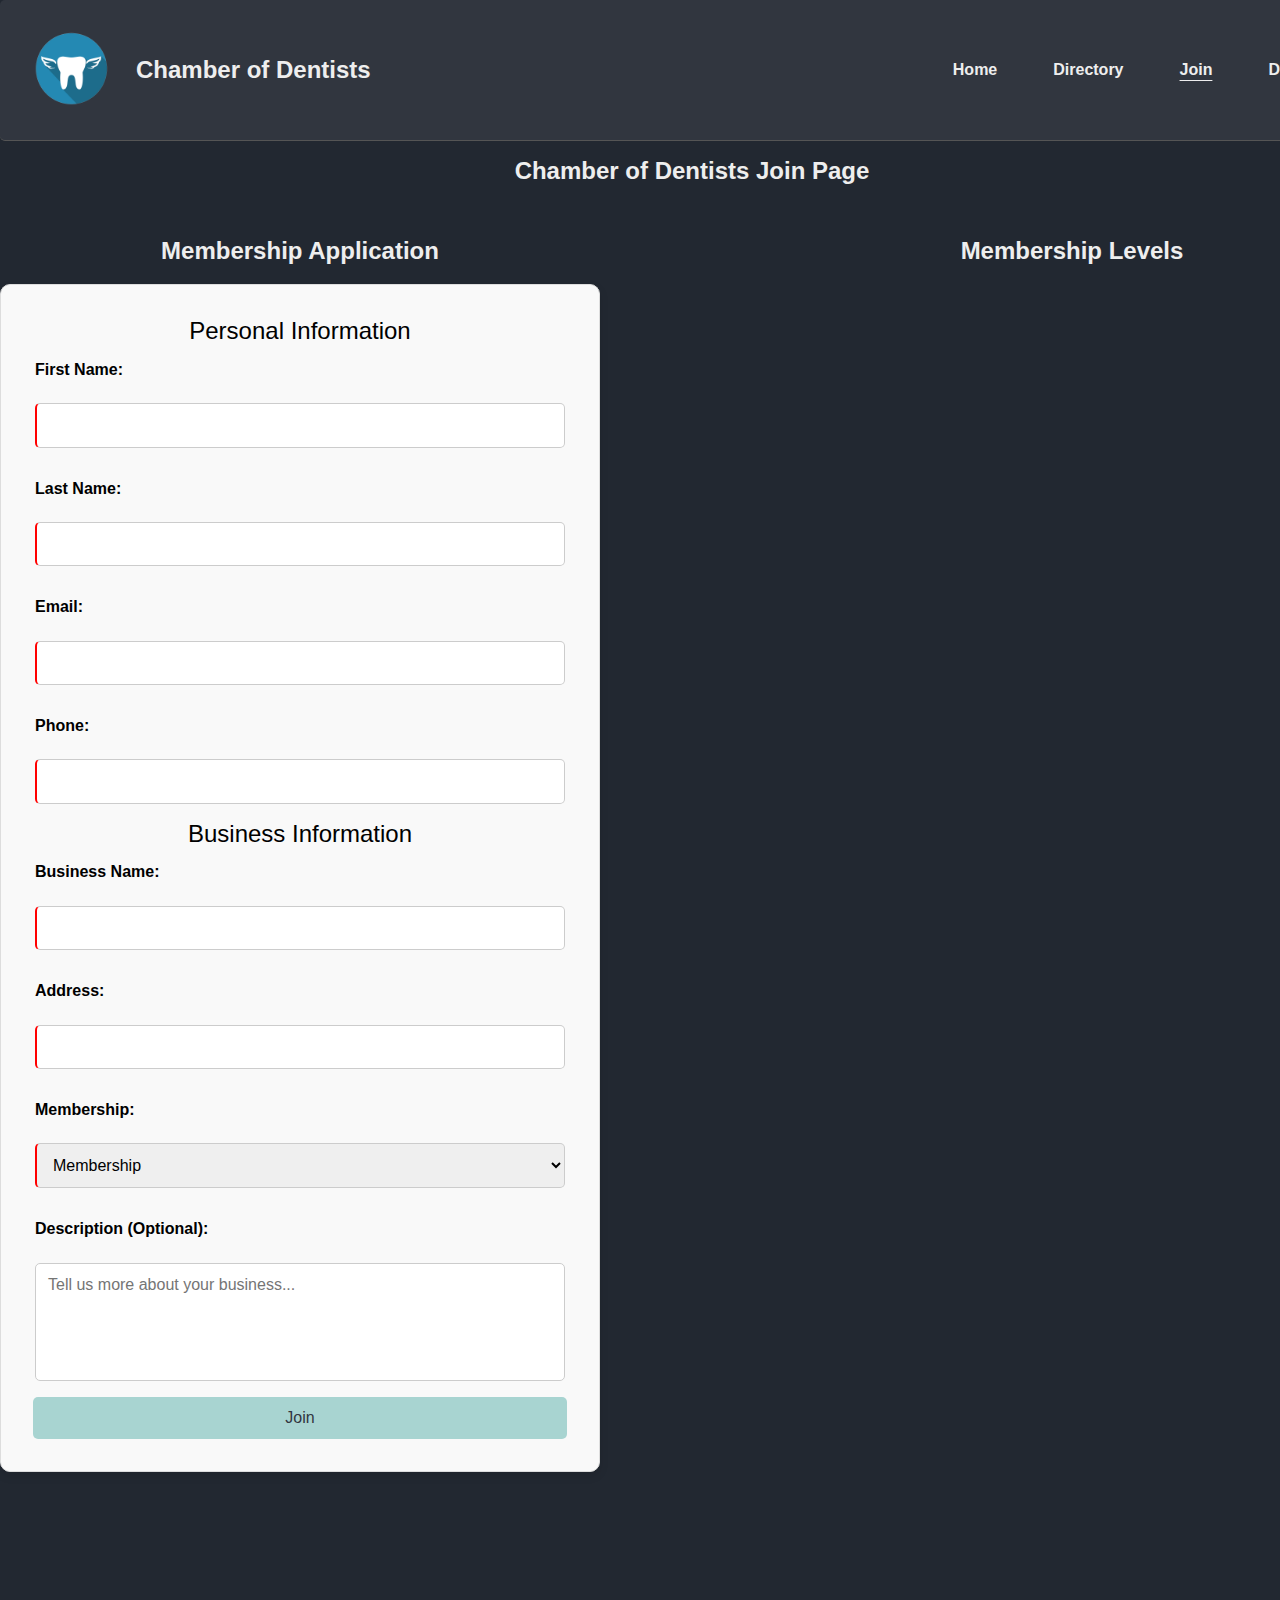
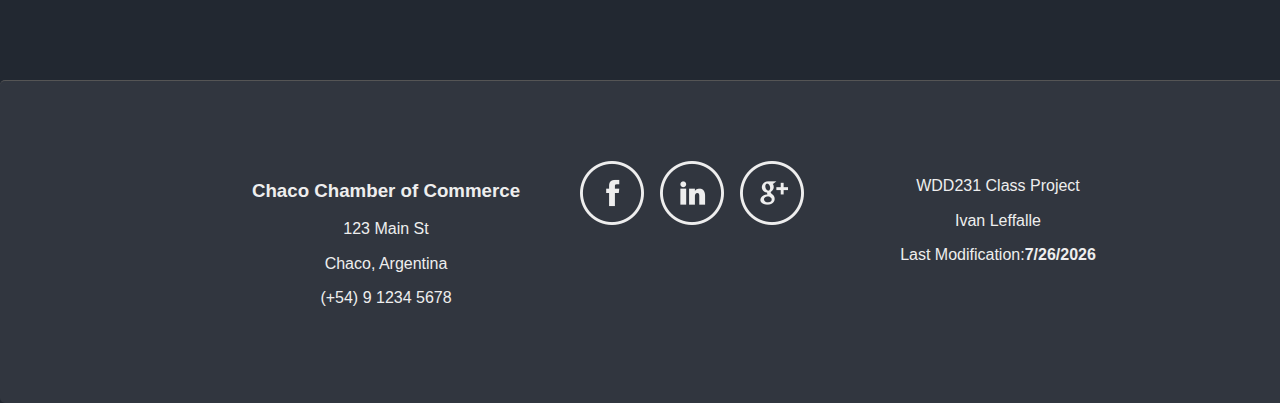
<file: chamber/join.html>
<!DOCTYPE html>
<html lang="en">

<head>
    <link rel="icon" href="images/favicon.ico">
    <meta charset="UTF-8">
    <meta name="viewport" content="width=device-width, initial-scale=1.0">
    <title>Chamber of Dentists Join Page</title>
    <meta property="og:title" content="Chamber Page - WDD 231 - 2024 - Ivan Leffalle">
    <meta property="og:type" content="website">
    <meta property="og:image"
        content="https://raw.githubusercontent.com/IvanLeffalle/wdd231/6fd7a44786aab3844d76a0fcc1f4f79a96b8d64d/chamber/images/og-image.webp">
    <meta property="og:url" content="https://ivanleffalle.github.io/wdd231/chamber/directory.html">
    <meta name="author" content="Ivan Leffalle">
    <meta name="description" content="This is an example of a Chamber of Dentists for the WDD 231 course.">
    <link rel="stylesheet" href="styles/normalize.css">
    <link rel="stylesheet" href="styles/styles.css">
    <script src="scripts/scripts.js" defer></script>
    <script src="scripts/weather.js" defer></script>
    <script src="scripts/slider.js" defer></script>
    <script src="scripts/join.js" defer></script>
    <script src="scripts/responsiveMenu.js" defer></script>

</head>

<body>
    <div class="layout">
        <header>
            <nav class="nav">
                <a class="logo" href="">
                    <img src="images/logo.webp" alt="Ivan Leffalle" class="profile-image">
                    <h2>Chamber of Dentists</h2>
                </a>
                <a id="menu" href="#"></a>
                <ul class="list">
                    <li><a href="index.html">Home</a></li>
                    <li><a href="directory.html">Directory</a></li>
                    <li><a href="join.html">Join</a></li>
                    <li><a href="discover.html">Discover</a></li>
                </ul>
            </nav>
        </header>

        <main>
            <div class="">
                <h1 class="title">Chamber of Dentists Join Page</h1>
            </div>
            <section class="card-join">
                <section>
                    <h2 class="title">Membership Application</h2>
                    <section class="form-join">
                        <form method="get" action="thankyou.html">
                            <fieldset>
                                <legend>Personal Information</legend>
                                <label for="first-name">First Name: </label>
                                <input type="text" name="first-name" id="first-name" required>
                                <label for="last-name">Last Name: </label>
                                <input type="text" name="last-name" id="last-name" required>
                                <label for="email">Email: </label>
                                <input type="email" name="email" id="email" required>
                                <label for="phone">Phone: </label>
                                <input type="tel" name="phone" id="phone" required>
                            </fieldset>
                            <fieldset>
                                <legend>Business Information</legend>
                                <label for="business-name">Business Name: </label>
                                <input type="text" name="business-name" id="business-name" required>
                                <label for="address">Address: </label>
                                <input type="text" name="address" id="address" required>
                                <label for="membership">Membership: </label>
                                <select name="membership" id="membership" required>
                                    <option value="" selected disabled hidden>Membership</option>
                                    <option value="np">NP</option>
                                    <option value="bronze">Bronze</option>
                                    <option value="silver">Silver</option>
                                    <option value="gold">Gold</option>
                                </select>
                                <label for="description">Description (Optional):</label>
                                <textarea name="description" id="description" cols="30" rows="5"
                                    placeholder="Tell us more about your business..."></textarea>
                                <input type="hidden" id="timestamp" name="timestamp" value="">

                            </fieldset>
                            <button class="form-btn" type="submit">Join</button>
                        </form>
                    </section>
                </section>
                <section>
                    <h2 class="title">Membership Levels</h2>
                    <section class="membership-cards">
                        <div class="membership-card">
                            <h3>NP</h3>
                            <img src="images/bronze.webp" alt="">
                            <button id="free-btn">Learn More</button>


                        </div>
                        <div class="membership-card ">
                            <h3>Bronze</h3>
                            <img src="images/bronze.webp" alt="">
                            <button id="bronze-btn">Learn More</button>
                        </div>
                        <div class="membership-card ">
                            <h3>Silver</h3>
                            <img src="images/silver.webp" alt="">

                            <button id="silver-btn">Learn More</button>

                        </div>
                        <div class="membership-card ">
                            <h3>Gold</h3>
                            <img src="images/gold.webp" alt="">
                            <button id="gold-btn">Learn More</button>



                        </div>
                        <dialog id="membership-modal">
                            <p>Lorem ipsum dolor sit amet consectetur adipisicing elit.</p>
                        </dialog>
                    </section>

                </section>
                <div class="sidebar-left"></div>
            </section>
        </main>
        <footer>
            <div class="footer-layout">
                <section class="contact-info">
                    <h3>Chaco Chamber of Commerce</h3>
                    <p>123 Main St</p>
                    <p>Chaco, Argentina</p>
                    <p>(+54) 9 1234 5678</p>
                </section>
                <section class="social-media">
                    <div>
                        <a href="https://facebook.com" target="_blank" aria-label="Facebook">
                            <img src="images/facebook.png" alt="">
                        </a>
                    </div>
                    <div>
                        <a href="https://linkedin.com" target="_blank" aria-label="LinkedIn">
                            <img src="images/linkedin.png" alt="">
                        </a>
                    </div>
                    <div>
                        <a href="https://youtube.com" target="_blank" aria-label="YouTube">
                            <img src="images/google-mas.png" alt="">
                        </a>
                    </div>
                </section>

                <section class="course-info">
                    <p>WDD231 Class Project</p>
                    <p>Ivan Leffalle</p>
                    <p>Last Modification:<span class="modification "></span> </p>
                </section>
            </div>
        </footer>
    </div>


</body>

</html>
</file>
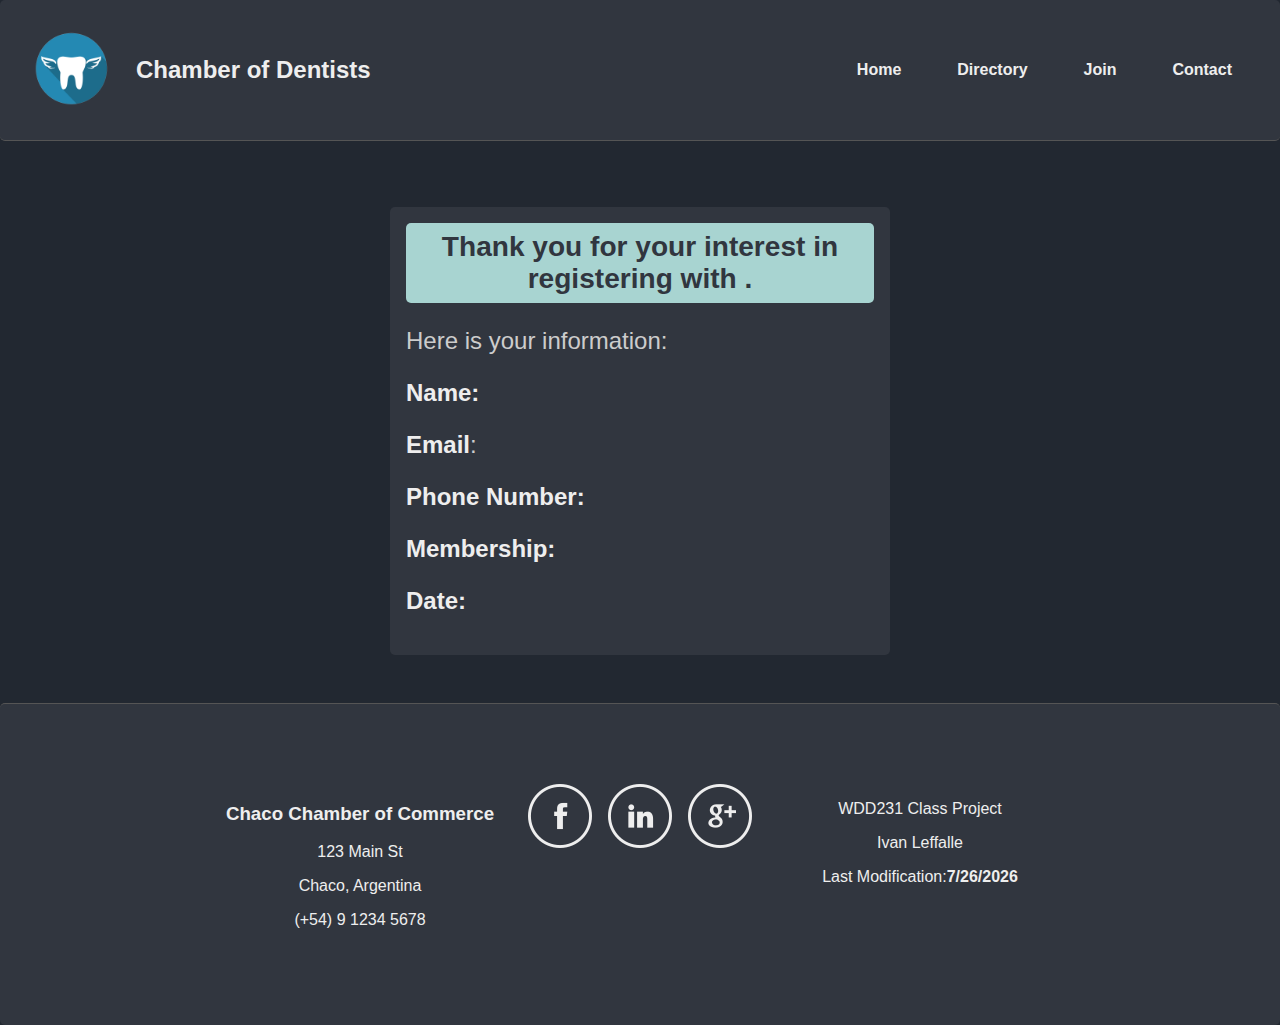
<file: chamber/thankyou.html>
<!DOCTYPE html>
<html lang="en">

<head>
    <link rel="icon" type="image/x-icon" href="images/favicon.ico">
    <meta charset="UTF-8">
    <meta name="viewport" content="width=device-width, initial-scale=1.0">
    <title>Chamber of Dentists Join Page</title>
    <meta property="og:title" content="Chamber Page - WDD 231 - 2024 - Ivan Leffalle">
    <meta property="og:type" content="website">
    <meta property="og:image"
        content="https://raw.githubusercontent.com/IvanLeffalle/wdd231/6fd7a44786aab3844d76a0fcc1f4f79a96b8d64d/chamber/images/og-image.webp">
    <meta property="og:url" content="https://ivanleffalle.github.io/wdd231/chamber/directory.html">
    <meta name="author" content="Ivan Leffalle">
    <meta name="description" content="This is an example of a Chamber of Dentists for the WDD 231 course.">
    <link rel="stylesheet" href="styles/styles.css">
    <script src="scripts/scripts.js" defer></script>
    <script src="scripts/weather.js" defer></script>
    <script src="scripts/responsiveMenu.js" defer></script>
    <script src="scripts/slider.js" defer></script>
    <script src="scripts/join.js" defer></script>
</head>

<body>
    <div class="layout">
        <header>
            <nav class="nav">
                <a class="logo" href="">
                    <img src="images/logo.webp" alt="Ivan Leffalle" class="profile-image">
                    <h2>Chamber of Dentists</h2>
                </a>
                <a id="menu" href="#"></a>
                <ul class="list">
                    <li><a href="index.html">Home</a></li>
                    <li><a href="directory.html">Directory</a></li>
                    <li><a href="join.html">Join</a></li>
                    <li><a href="contact.html">Contact</a></li>

                </ul>
            </nav>
        </header>

        <main>
            <div class="thank-you">
                <section id="results" class="results"></section>
            </div>

        </main>
        <footer>
            <div class="footer-layout">
                <section class="contact-info">
                    <h3>Chaco Chamber of Commerce</h3>
                    <p>123 Main St</p>
                    <p>Chaco, Argentina</p>
                    <p>(+54) 9 1234 5678</p>
                </section>
                <section class="social-media">
                    <div>
                        <a href="https://facebook.com" target="_blank" aria-label="Facebook">
                            <img src="images/facebook.png" alt="">
                        </a>
                    </div>
                    <div>
                        <a href="https://linkedin.com" target="_blank" aria-label="LinkedIn">
                            <img src="images/linkedin.png" alt="">
                        </a>
                    </div>
                    <div>
                        <a href="https://youtube.com" target="_blank" aria-label="YouTube">
                            <img src="images/google-mas.png" alt="">
                        </a>
                    </div>
                </section>

                <section class="course-info">
                    <p>WDD231 Class Project</p>
                    <p>Ivan Leffalle</p>
                    <p>Last Modification:<span class="modification "></span> </p>
                </section>
            </div>
        </footer>
    </div>


</body>

</html>
</file>
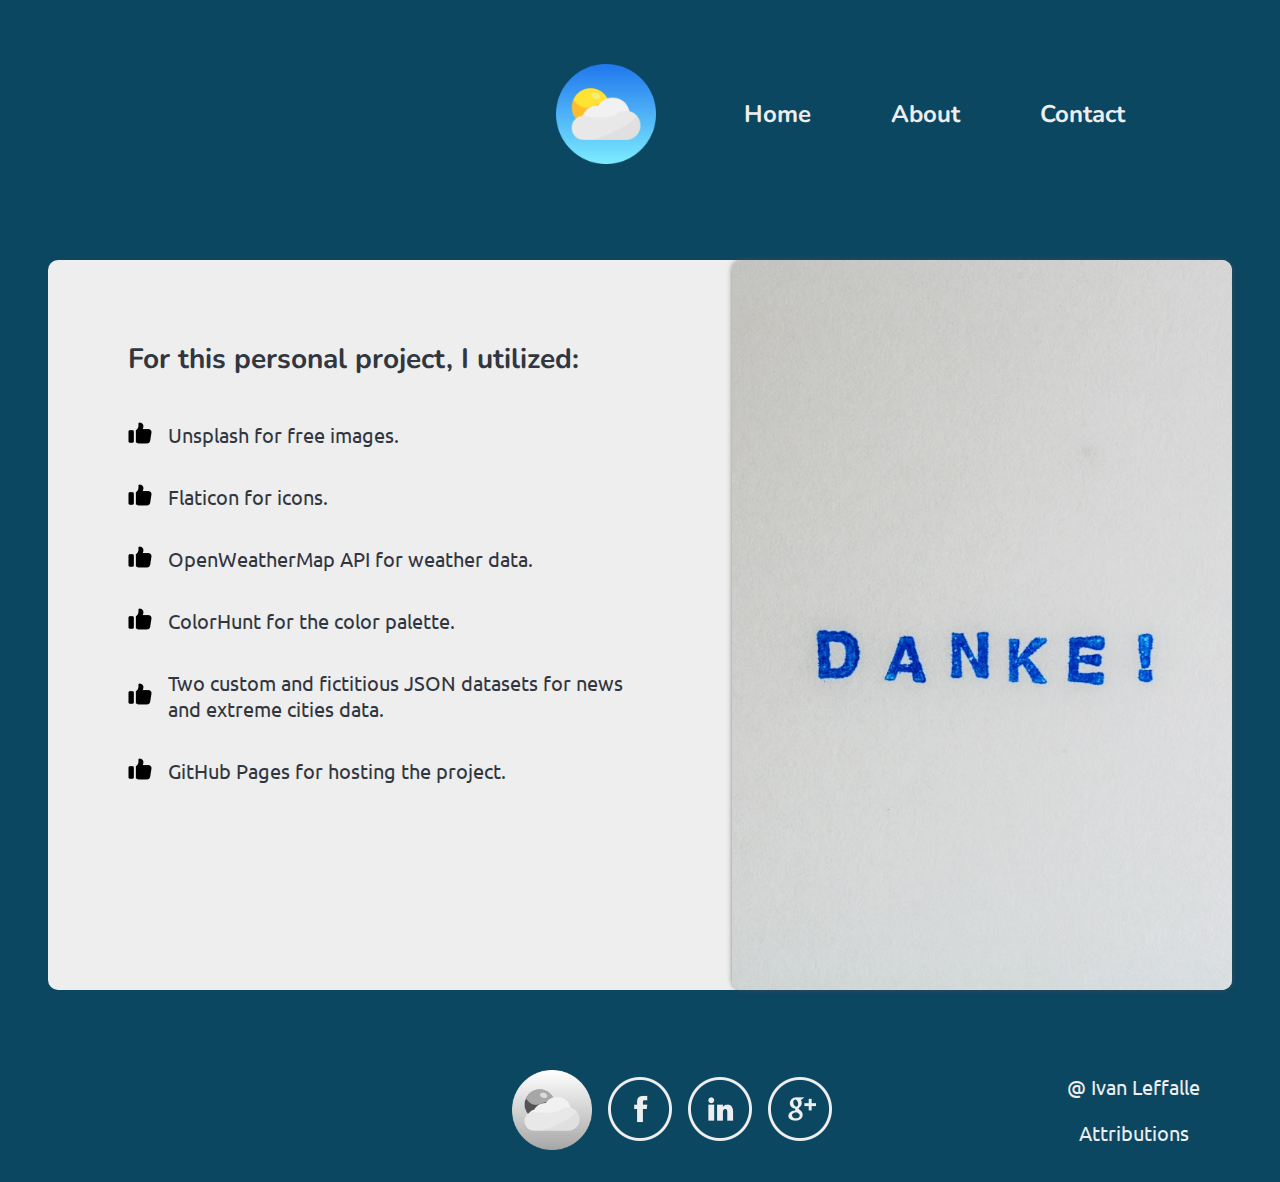
<file: weather/attributions.html>
<!DOCTYPE html>
<html lang="en">

<head>  
      <link rel="icon" type="image/x-icon" href="images/favicon.png">

    <meta charset="UTF-8">
    <meta name="viewport" content="width=device-width, initial-scale=1.0">
    <title>Weather App Attributions Page</title>
    <link rel="stylesheet" href="styles/style.css">
    <!-- Social Media META Tags -->
    <meta property="og:title" content="Weather App - Ivan Leffalle">
    <meta property="og:type" content="website">
    <meta property="og:image"
        content="https://img.freepik.com/premium-photo/3d-cloudy-sun-rain-icon-know-weather-application-web_494516-2102.jpg">
    <meta property="og:image:width" content="828" />
    <meta property="og:image:height" content="450" />
    <meta property="og:url" content="https://ivanleffalle.github.io/wdd231/weather/index.html">
    <meta property="og:site_name" content="Weather App" />
    <meta property="og:description" content="This is an example of a Weather App for the WDD 231 course.">

    <meta name="author" content="Ivan Leffalle">
    <meta name="description" content="This is an example of a Weather App for the WDD 231 course.">
    <!-- SCRIPTS -->
    <script src="scripts/scripts.js" defer></script>
    <script src="scripts/menu.js" defer></script>
    <script src="scripts/contact.js" defer></script>


</head>

<body>
    <div class="grid">
        <header>
            <nav>
                <section class="logo">
                    <img src="images/logo.png" alt="Ivan Leffalle" class="profile-image">
                    <a id="menu" href="#"></a>
                    <ul class="list">
                        <li><a href="index.html">Home</a></li>
                        <li><a href="about.html">About</a></li>
                        <li><a href="contact.html">Contact</a></li>
                    </ul>
                </section>
            </nav>

        </header>
        <main>
            <section class="attributions-container">
                <div class="contact">
                    <h1>For this personal project, I utilized:

                    </h1>
                    <div id="attributions-icons">
                        <div class="icons-label">
                            <img src="images/thumbs-up.png" alt="thumbs-up">
                            <p>Unsplash for free images.
                            </p>
                        </div>
                        <div class="icons-label">
                            <img src="images/thumbs-up.png" alt="thumbs-up">
                            <p>Flaticon for icons.</p>
                        </div>
                        <div class="icons-label">
                            <img src="images/thumbs-up.png" alt="thumbs-up">
                            <p>OpenWeatherMap API for weather data.
                            </p>
                        </div>
                        <div class="icons-label">
                            <img src="images/thumbs-up.png" alt="thumbs-up">
                            <p>ColorHunt for the color palette.
                            </p>
                        </div>
                        <div class="icons-label">
                            <img src="images/thumbs-up.png" alt="thumbs-up">
                            <p>Two custom and fictitious JSON datasets for news and extreme cities data.
                            </p>
                        </div>
                        <div class="icons-label">
                            <img src="images/thumbs-up.png" alt="thumbs-up">
                            <p>GitHub Pages for hosting the project.</p>
                        </div>


                    </div>

                </div>
                <div class="image-contact">
                    <img src="images/danke.jpg" alt="Contact Us">

                </div>

            </section>
        </main>
        <footer>
            <div class="social-media">
                <img class="logo-footer" src=" images/footer-logo.png" alt="Weather app">
                <a href="https://facebook.com" target="_blank" aria-label="Facebook"> <img src="images/facebook.png"
                        alt="Facebook"></a>
                <a href="https://linkedin.com" target="_blank" aria-label="LinkedIn"> <img src="images/linkedin.png"
                        alt="Linkedin">
                </a>
                <a href="https://youtube.com" target="_blank" aria-label="YouTube"> <img src="images/google-mas.png"
                    alt="google">
            </a>
            </div>
            <div class="contact-info">
                <p>@<span id="year"></span> Ivan Leffalle</p>
                <a href="attributions.html">
                    <P>Attributions</P>
                </a>
            </div>
        </footer>

    </div>
</body>

</html>
</file>
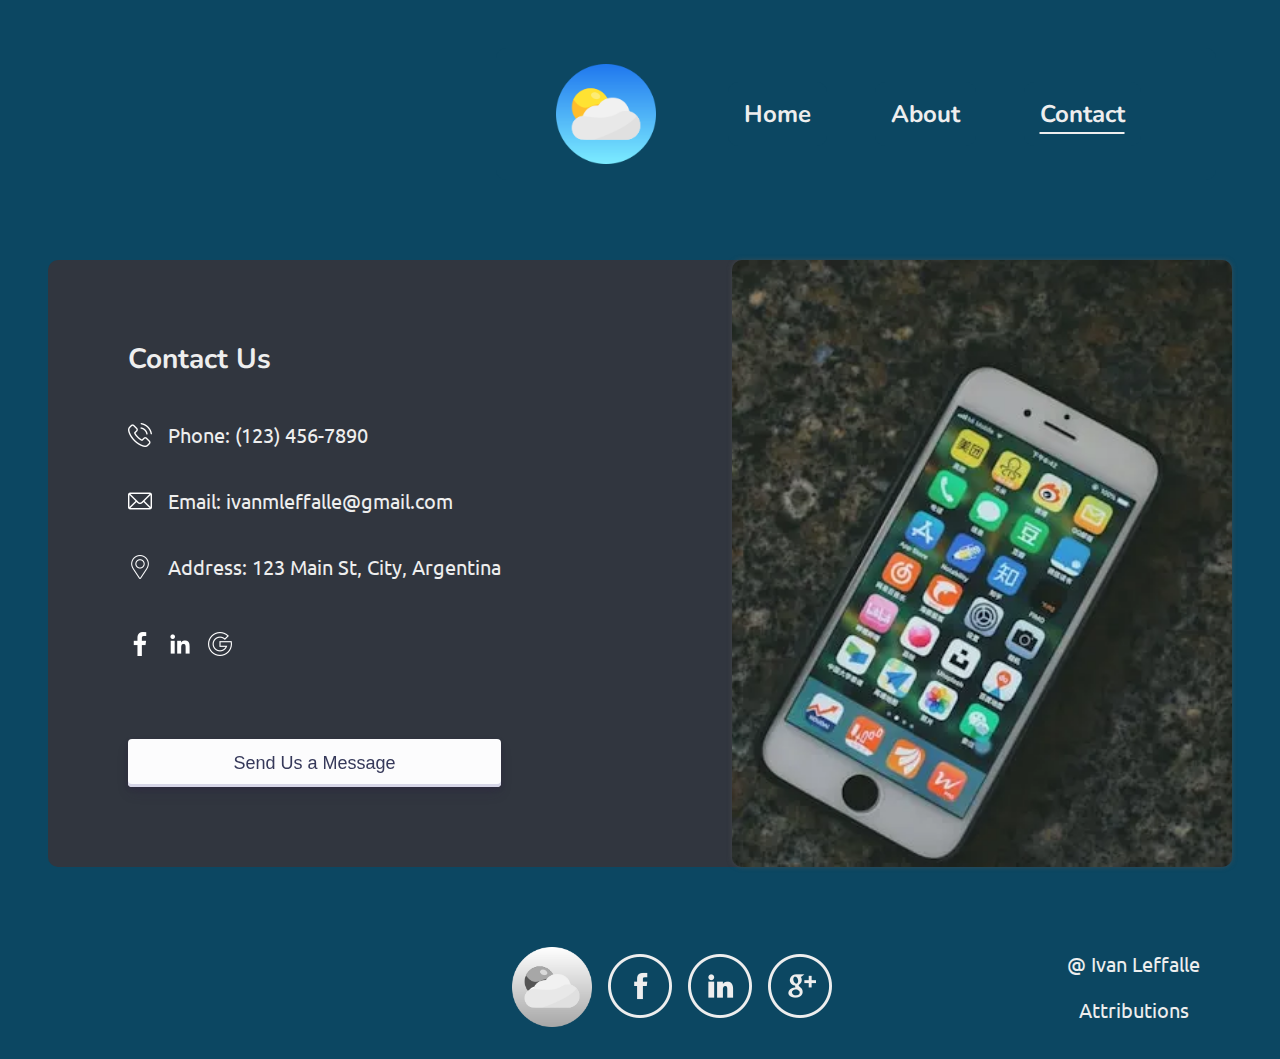
<file: weather/contact.html>
<!DOCTYPE html>
<html lang="en">

<head>
    <link rel="icon" type="image/x-icon" href="images/favicon.png">

    <meta charset="UTF-8">
    <meta name="viewport" content="width=device-width, initial-scale=1.0">
    <title>Weather App Contact Page</title>
    <link rel="stylesheet" href="styles/style.css">
    <!-- Social Media META Tags -->
    <meta property="og:title" content="Weather App - Ivan Leffalle">
    <meta property="og:type" content="website">
    <meta property="og:image"
        content="https://img.freepik.com/premium-photo/3d-cloudy-sun-rain-icon-know-weather-application-web_494516-2102.jpg">
    <meta property="og:image:width" content="828" />
    <meta property="og:image:height" content="450" />
    <meta property="og:url" content="https://ivanleffalle.github.io/wdd231/weather/index.html">
    <meta property="og:site_name" content="Weather App" />
    <meta property="og:description" content="This is an example of a Weather App for the WDD 231 course.">

    <meta name="author" content="Ivan Leffalle">
    <meta name="description" content="This is an example of a Weather App for the WDD 231 course.">
    <!-- SCRIPTS -->
    <script src="scripts/scripts.js" defer></script>
    <script src="scripts/menu.js" defer></script>
    <script src="scripts/contact.js" defer></script>


</head>

<body>
    <div class="grid">
        <header>
            <nav>
                <section class="logo">
                    <img src="images/logo.png" alt="Ivan Leffalle" class="profile-image">
                    <a id="menu" href="#"></a>
                    <ul class="list">
                        <li><a href="index.html">Home</a></li>
                        <li><a href="about.html">About</a></li>
                        <li><a href="contact.html">Contact</a></li>
                    </ul>
                </section>
            </nav>

        </header>
        <main>
            <section class="contact-container">
                <div class="contact">
                    <h1>Contact Us</h1>
                    <div id="contact-icons">
                        <div class="icons-label">
                            <img src="images/phone.png" alt="phone">
                            <p>Phone: (123) 456-7890</p>
                        </div>
                        <div class="icons-label">
                            <img src="images/mail.png" alt="phone">
                            <p>Email: ivanmleffalle@gmail.com</p>
                        </div>
                        <div class="icons-label">
                            <img src="images/pin.png" alt="phone">
                            <p>Address: 123 Main St, City, Argentina</p>
                        </div>

                    </div>
                    <div class="social-media-contact">
                        <a href="https://facebook.com" target="_blank" aria-label="Facebook"> <img
                                src="images/facebook-2.png" alt="Facebook"></a>
                        <a href="https://linkedin.com" target="_blank" aria-label="LinkedIn"> <img
                                src="images/linkedin-2.png" alt="Linkedin">
                        </a>
                        <a href="https://youtube.com" target="_blank" aria-label="YouTube"> <img src="images/google.png"
                                alt="google">
                        </a>
                    </div>
                    <button id="open-modal" class="button-30">Send Us a Message</button>
                </div>
                <div class="image-contact">
                    <img src="images/contact.webp" alt="Contact Us">

                </div>
                <dialog>
                    <button id="close-modal" class="button-44">X</button>
                    <h2>Weather App</h2>
                    <form action="#">
                        <label for="name">Name:</label>
                        <input type="text" id="name" name="name" required>
                        <label for="email">Email:</label>
                        <input type="email" id="email" name="email" required>
                        <label for="phone">Phone:</label>
                        <input type="tel" id="phone" name="phone" required>
                        <label for="message">Message:</label>
                        <textarea id="message" name="message" required></textarea>
                        <button class="button-30" type="submit">Send</button>
                    </form>
                </dialog>
            </section>
        </main>
        <footer>
            <div class="social-media">
                <img class="logo-footer" src=" images/footer-logo.png" alt="Weather app">
                <a href="https://facebook.com" target="_blank" aria-label="Facebook"> <img src="images/facebook.png"
                        alt="Facebook"></a>
                <a href="https://linkedin.com" target="_blank" aria-label="LinkedIn"> <img src="images/linkedin.png"
                        alt="Linkedin">
                </a>
                <a href="https://youtube.com" target="_blank" aria-label="YouTube"> <img src="images/google-mas.png"
                        alt="google">
                </a>
            </div>
            <div class="contact-info">
                <p>@<span id="year"></span> Ivan Leffalle</p>
                <a href="attributions.html">
                    <P>Attributions</P>
                </a>
            </div>
        </footer>
    </div>
</body>

</html>
</file>
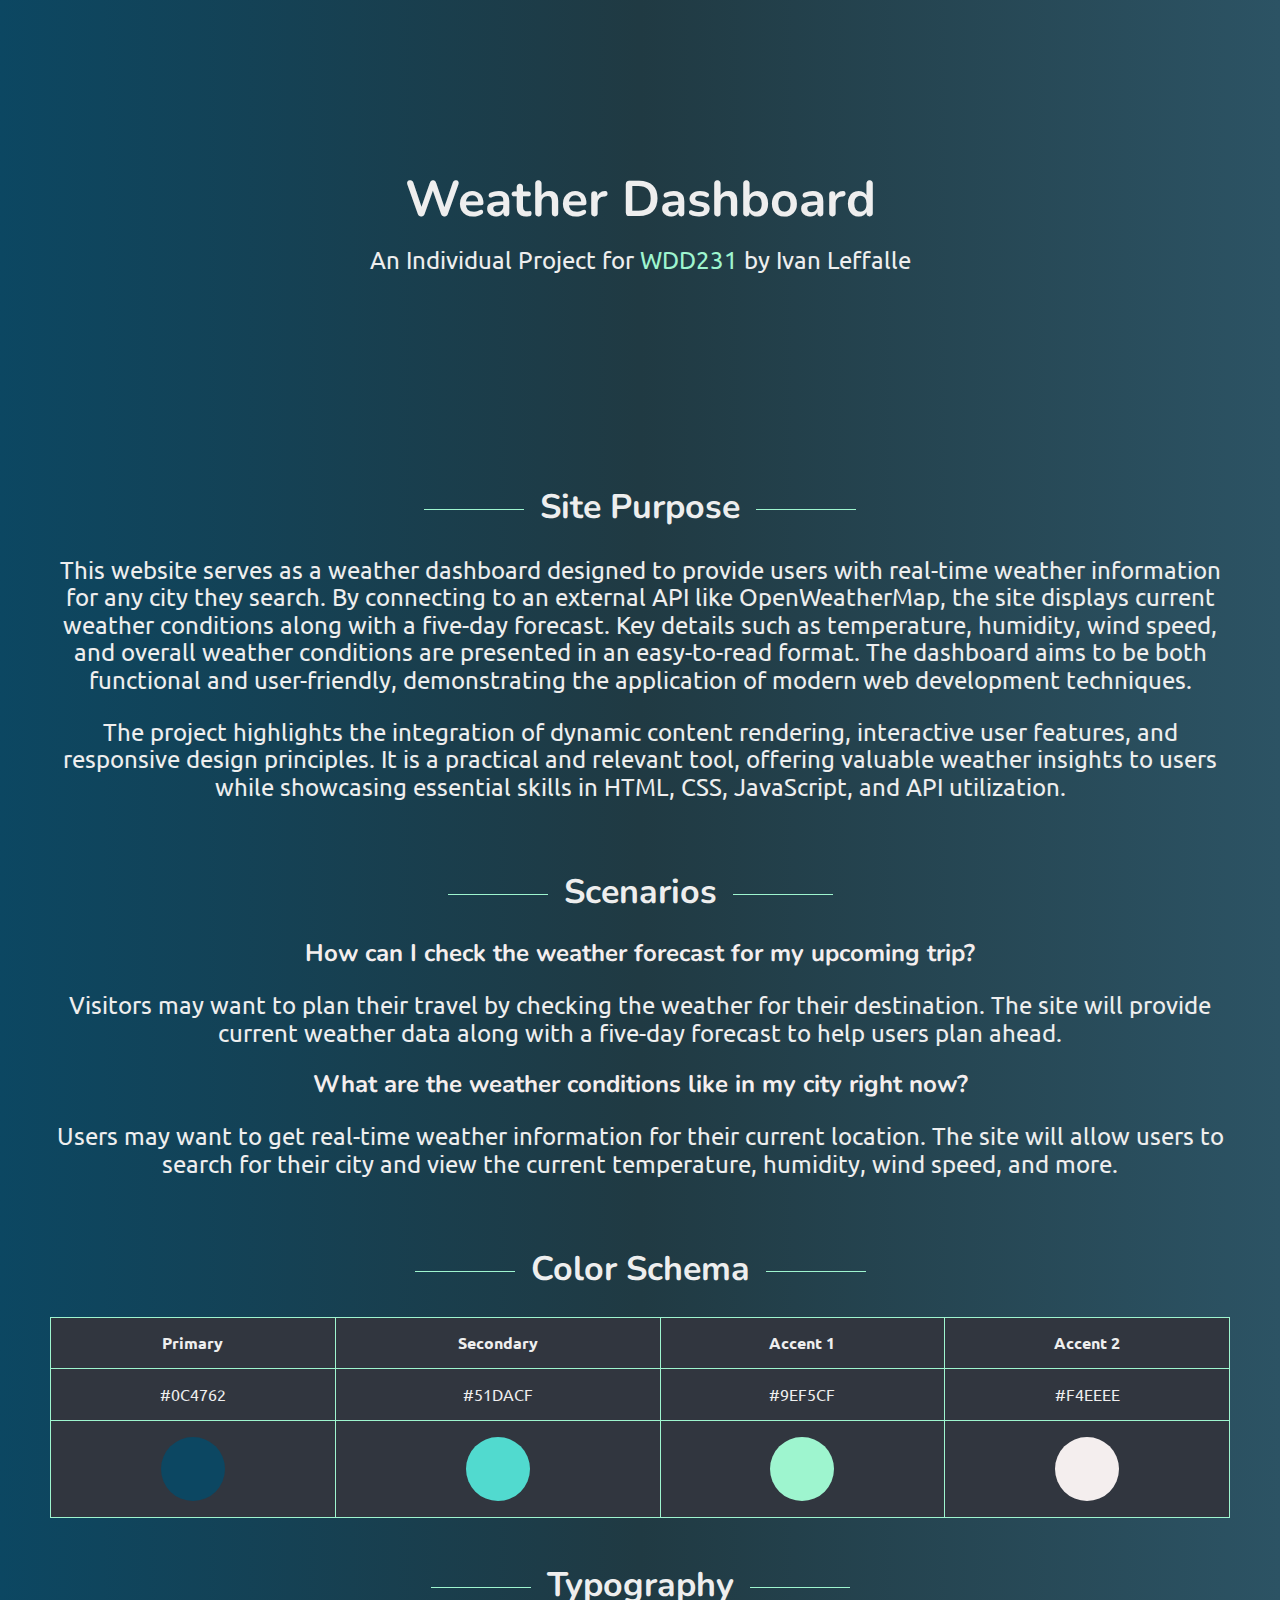
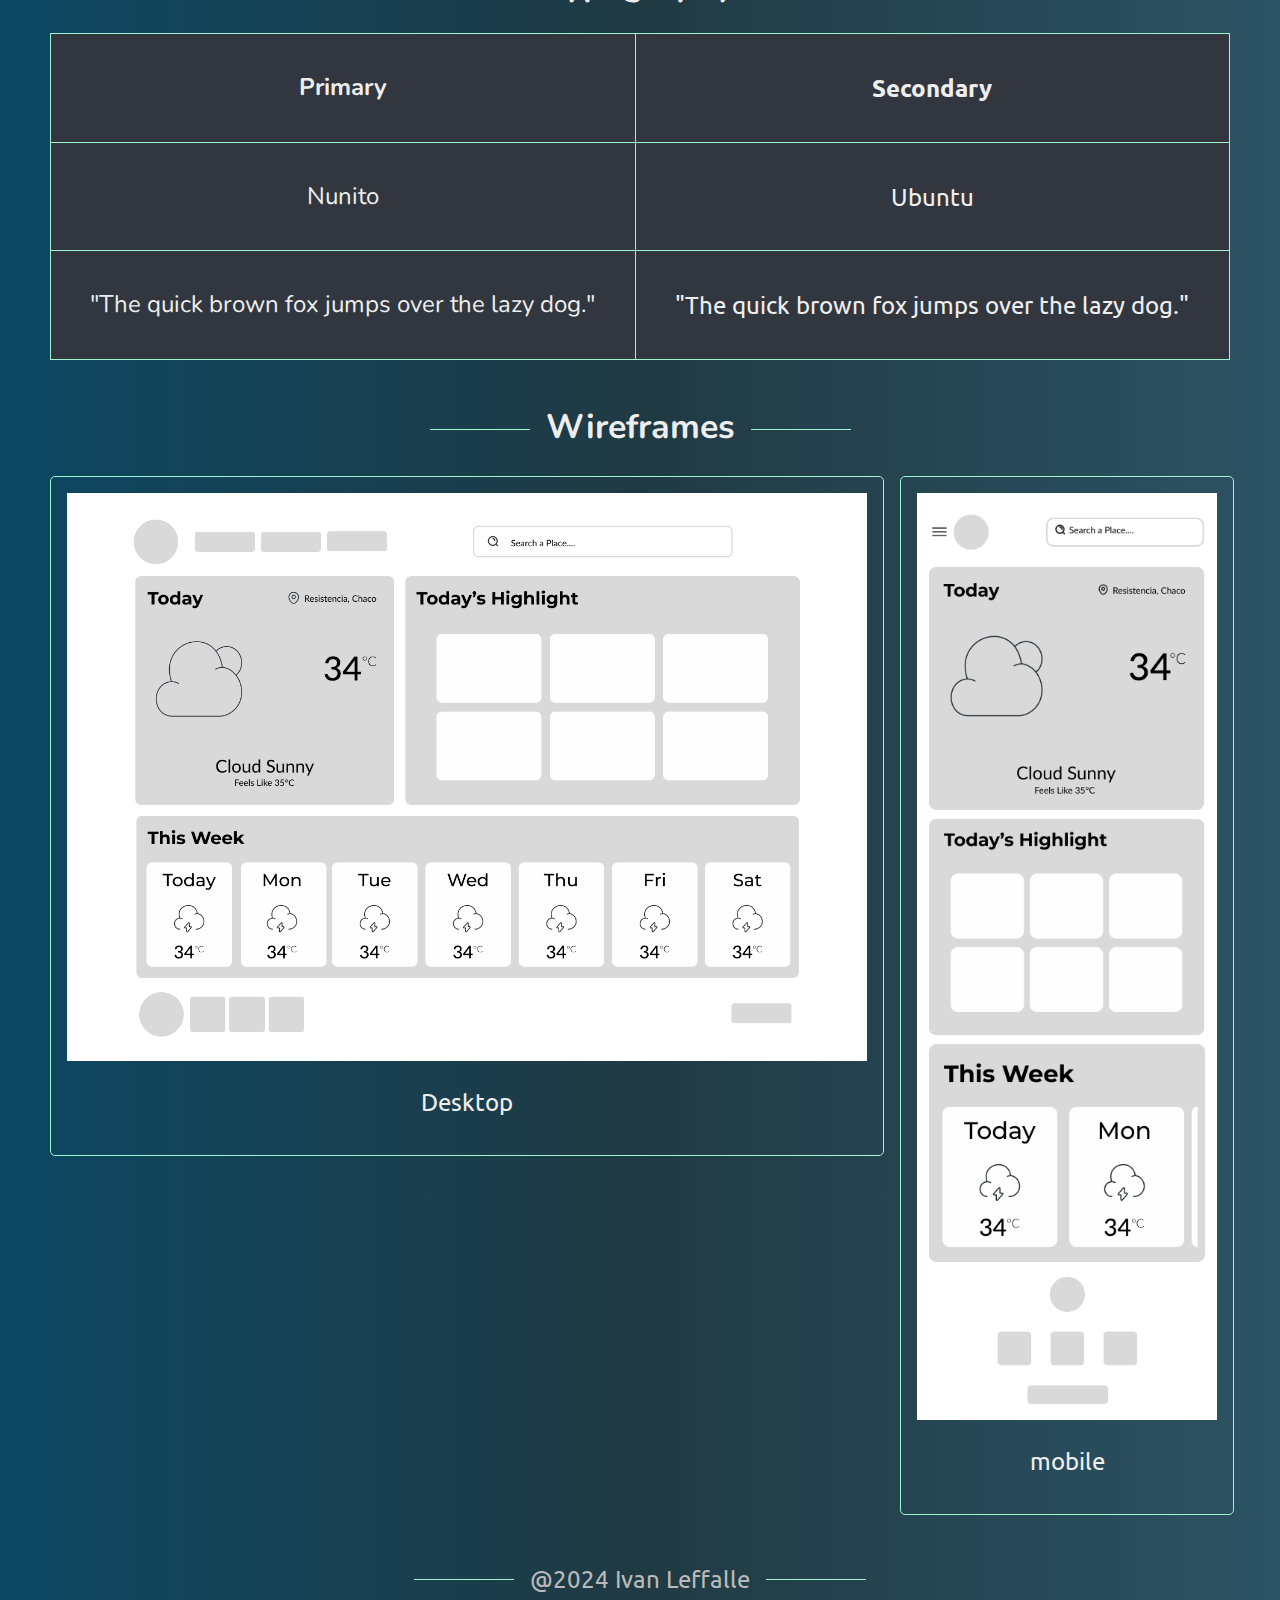
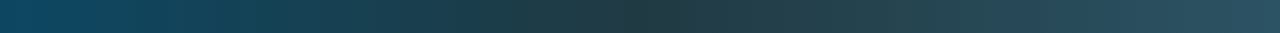
<file: weather/siteplan.html>
<!DOCTYPE html>
<html lang="en">

<head>
    <link rel="icon" type="image/x-icon" href="images/favicon.svg">
    <meta charset="UTF-8">
    <meta name="viewport" content="width=device-width, initial-scale=1.0">
    <title>Document</title>
    <link rel="stylesheet" href="styles/normalize.css">
    <link rel="stylesheet" href="styles/weather.css">
    <link rel="preconnect" href="https://fonts.googleapis.com">
    <link rel="preconnect" href="https://fonts.gstatic.com" crossorigin>
    <link rel="preconnect" href="https://fonts.googleapis.com">
    <link rel="preconnect" href="https://fonts.gstatic.com" crossorigin>
    <link
        href="https://fonts.googleapis.com/css2?family=Nunito:ital,wght@0,200..1000;1,200..1000&family=Ubuntu:ital,wght@0,300;0,400;0,500;0,700;1,300;1,400;1,500;1,700&display=swap"
        rel="stylesheet">
</head>

<body>
    <header class="hero">
        <h1>Weather Dashboard</h1>
        <p>An Individual Project for <span>WDD231</span> by Ivan Leffalle</p>
    </header>
    <main>
        <section class="site-purpose">
            <h2>Site Purpose</h2>
            <p>This website serves as a weather dashboard designed to provide users with real-time weather information
                for any city they search. By connecting to an external API like OpenWeatherMap, the site displays
                current weather conditions along with a five-day forecast. Key details such as temperature, humidity,
                wind speed, and overall weather conditions are presented in an easy-to-read format. The dashboard aims
                to be both functional and user-friendly, demonstrating the application of modern web development
                techniques.</p>
            <p>The project highlights the integration of dynamic content rendering, interactive user features, and
                responsive design principles. It is a practical and relevant tool, offering valuable weather insights to
                users while showcasing essential skills in HTML, CSS, JavaScript, and API utilization.</p>
        </section>

        <section class="scenarios">
            <h2>Scenarios</h2>
            <div>
                <div>
                    <h3>How can I check the weather forecast for my upcoming trip?</h3>
                    <p>Visitors may want to plan their travel by checking the weather for their destination. The site
                        will provide current weather data along with a five-day forecast to help users plan ahead.</p>
                </div>
                <div>
                    <h3>What are the weather conditions like in my city right now?</h3>
                    <p>Users may want to get real-time weather information for their current location. The site will
                        allow users to search for their city and view the current temperature, humidity, wind speed, and
                        more.</p>
                </div>
            </div>
        </section>

        <section class="color-schema">
            <h2>Color Schema</h2>
            <table>
                <tr>
                    <th>Primary</th>
                    <th>Secondary</th>
                    <th>Accent 1</th>
                    <th>Accent 2</th>
                </tr>
                <tr>
                    <td>#0C4762</td>
                    <td>#51DACF</td>
                    <td>#9EF5CF</td>
                    <td>#F4EEEE</td>
                </tr>
                <tr>
                    <td>
                        <div class="block-primary"></div>
                    </td>
                    <td>
                        <div class="block-secondary"></div>
                    </td>
                    <td>
                        <div class="block-accent"></div>
                    </td>
                    <td>
                        <div class="block-accent2"></div>
                    </td>
                </tr>
            </table>
        </section>
        <section class="typography">
            <h2>Typography</h2>
            <table>
                <tr>
                    <th>
                        <p class="font-primary">Primary</p>
                    </th>
                    <th>
                        <p class="font-secondary">Secondary</p>
                    </th>
                </tr>
                <tr>
                    <td>
                        <p class="font-primary">Nunito</p>
                    </td>
                    <td>
                        <p class="font-secondary">Ubuntu</p>
                    </td>
                </tr>
                <tr>
                    <td>
                        <p class="font-primary">"The quick brown fox jumps over the lazy dog."</p>
                    </td>
                    <td>
                        <p class="font-secondary">"The quick brown fox jumps over the lazy dog."</p>
                    </td>
                </tr>
            </table>
        </section>
        <section>
            <h2>Wireframes</h2>
            <div class=" wireframes">
                <div class="desktop">
                    <img src="images/wireframedesktop.webp" alt="wireframes ">
                    <p>Desktop</p>
                </div>
                <div class="mobile">
                    <img src="images/wireframemobile.webp" alt="wireframes">
                    <p>mobile</p>
                </div>
            </div>
        </section>
    </main>
    <footer>
        <p class="copyright">@2024 Ivan Leffalle</p>
    </footer>
</body>

</html>
</file>
<file: styles/styles.css>
@import url('https://fonts.googleapis.com/css2?family=Montserrat:ital,wght@0,100..900;1,100..900&display=swap');
@import url('https://fonts.googleapis.com/css2?family=Montserrat:ital,wght@0,100..900;1,100..900&family=Roboto:ital,wght@0,100;0,300;0,400;0,500;0,700;0,900;1,100;1,300;1,400;1,500;1,700;1,900&display=swap');

:root {
    --primary-color: #222831;
    --secondary-color: #31363F;

    --accent-color: #A8D4D1;
    --accent-color-2: #EEEEEE;
    --text-color-light: #EEEEEE;
    --text-color-dark: #31363F;
    --font-title: 'Montserrat', sans-serif;
    --font-content: 'Roboto', sans-serif;
}

*,
*::before,
*::after {
    box-sizing: border-box;
}

h2 {
    font-size: 14px;
}

body {
    max-width: 100%;
    box-sizing: border-box;
    min-height: 100vh;
    background-color: var(--primary-color);
    color: var(--text-color);
    margin: 0;
    overflow-x: hidden;
}

.layout {
    display: grid;
    grid-template-rows: auto 1fr auto;
    grid-template-columns: 1fr 3fr 1fr;
    gap: 0.5rem;
    grid-template-areas:
        "header header header"
        "sidebar-left main sidebar-right"
        "footer footer footer";
    padding: 1rem;
    min-height: 100vh;

}

.header {
    grid-area: header;
    background-color: var(--secondary-color);
    padding: 1rem;
    border-radius: 5px;
    font-family: var(--font-title);
}

.nav {
    top: 0;
    left: 0;
    right: 0;
    width: 100%;
    align-items: center;
    display: flex;
    font-size: 16px;
    justify-content: space-around;
    color: var(--text-color-light);

}


.list {
    list-style-type: none;
    margin-left: auto;
    font-family: var(--font-title);
    font-weight: bold;
    position: absolute;
    left: 0;
    right: 0;
    bottom: 0;
    top: 140px;
    background-color: var(--accent-color);
    text-align: center;
    justify-content: center;
    transition: transform 0.3s ease-in-out;
    transform: translateX(-100%);
    z-index: 5;


}

.list.active {
    transform: translateX(0);
    display: flex;
    flex-direction: column;
    color: var(--text-color-dark);

}

.list li {
    margin: 1rem 0;

}

.list a {
    display: block;
    padding: 0.75rem;
    text-align: center;
    text-decoration: none;
    font-weight: 700;
    transition: color 0.5s;
    color: var(--text-color-dark);



}

.list a:hover {
    color: var(--accent-color);
    text-decoration: underline;
    text-decoration-color: var(--accent-color);
    text-underline-offset: 5px;

}

#menu {
    display: block;
    font-size: 2rem;
    font-weight: 700;
    text-decoration: none;
    padding: 0.5rem 0.75rem;
    color: var(--accent-color-2);
    cursor: pointer;
    z-index: 10;
    position: relative;
}

#menu::before {
    content: "≡";
}

#menu.active::before {
    content: "X";
}

dialog {
    width: 100%;
    max-width: 800px;
    background-color: #fff;
    padding: 34px;
    border: 0;
    border-radius: 5px;
    font-family: var(--font-content);
    font-size: 24px;
}

dialog button {

    background-color: var(--accent-color);
    border-radius: 5px;
    padding: 1rem 2rem;
    border: none;
    display: flex;
    cursor: pointer;
    box-shadow: 0 0 10px var(--accent-color-2);
}

dialog p {
    font-family: var(--font-content);
    font-size: 20px;

}

dialog h2 {
    font-family: var(--font-title);
    font-size: 24px;
}

dialog ul {
    font-family: var(--font-content);
    font-size: 20px;
    list-style: none;
    line-height: 1.5;
}

.li-element {
    font-weight: 600;
}

::backdrop {
    background: rgb(0, 0, 0, 0.7);
}

@media only screen and (min-width: 40em) {
    .list {
        display: flex;
        position: static;
        flex-direction: row;
        transform: none;
        background-color: transparent;
        padding-top: 0;

    }

    .list li {
        margin: 0 1rem;
    }

    #menu {
        display: none;
    }

    .list a {
        color: var(--text-color-light);

    }
}



.logo {
    display: flex;
    align-items: center;
    justify-content: start;
}

.profile-image {
    width: 100px;
    height: auto;
    margin-right: 1rem;
    border-radius: 100%;
    color: var(--text-color-light);

}


.sidebar-left {
    grid-area: sidebar-left;
    padding: 1rem;
    border-radius: 5px;
}

.main {
    display: grid;
    grid-area: main;
    gap: 0.5rem;
    border-radius: 5px;
    grid-template-columns: 1fr 1fr;
    grid-template-rows: auto 1fr;
    grid-template-areas:
        "container-1 container-2"
        "container-3 container-3";
}

.container-1 {
    grid-area: container-1;
    background-color: var(--secondary-color);
    border-radius: 5px;
    color: var(--text-color-light)
}

.container-2 {
    grid-area: container-2;
    background-color: var(--secondary-color);
    border-radius: 5px;
    color: var(--text-color-light)
}

.container-3 {
    grid-area: container-3;
    background-color: var(--secondary-color);
    border-radius: 5px;

}

.title {
    text-align: center;
    color: var(--text-color-dark);
    background-color: var(--accent-color-2);
    margin: 0;
    border-radius: 5px;
    padding: 10px;
    font-family: var(--font-title);

}

.content {
    padding: 1rem;
    text-align: center;
    font-family: var(--font-content);
}

.content img {
    width: 300px;
    height: auto;
    border-radius: 5px;
}

.caption {
    margin-top: 1rem;
    text-align: center;
    font-family: var(--font-content);
    font-size: 14px;
}

.course-list {
    text-align: start;
    font-family: var(--font-content);
    line-height: 35px;
    font-size: 20px;

}

.course-list a {
    text-decoration: none;
    color: var(--text-color-light);
}

.course-list li a :hover {
    color: var(--accent-color);
    transform: scale(1.1);


}

.course-title {
    font-weight: bold;
}

.filter {
    margin: 1rem;
    list-style: none;
    display: flex;
    justify-content: center;
}

.filter li {
    display: flex;
    gap: 10px;
    justify-content: center;

}


.divider {
    border: 1px;
    border-style: solid;
    border-color: var(--primary-color);
}

.button {
    background-color: var(--primary-color);
    padding: 1rem;
    margin: 1rem;
    border-radius: 5px;
    box-shadow: 0 0 10px var(--accent-color-2);
    text-decoration: none;
    width: 100px;
    text-align: center;
    font-family: var(--font-title);
    font-weight: bold;
    cursor: pointer;
    color: var(--text-color-light);
}

.button:hover {
    background-color: #f5f5f5;
    transform: scale(1.1);
    transition-duration: 100ms;
    color: var(--text-color-dark);
}

.courses {
    padding: 1rem;
    display: grid;
    grid-template-columns: repeat(3, 1fr);
    grid-template-rows: 1fr;
    gap: 5rem;
    justify-content: center;
    justify-items: center;
    list-style: none;
    align-items: center;

}

.course {
    background-color: #9ecaed;
    padding: 1rem;
    margin: 0;
    border-radius: 5px;
    text-decoration: none;
    text-align: center;
    font-family: var(--font-title);
    font-weight: bold;
    cursor: pointer;
}

.completed {
    background-color: var(--accent-color);
}

.not-completed {
    background-color: var(--accent-color-2);
}

.footer {
    align-items: center;
    text-align: center;
    grid-area: footer;
    background-color: var(--secondary-color);
    padding: 1rem;
    border-radius: 5px;
    font-family: var(--font-title);
    color: var(--text-color-light);
}

@media screen and (max-width: 40rem) {


    .layout {
        grid-template-columns: 1fr;
        grid-template-rows: auto 1fr auto;
        grid-template-areas:
            "header"
            "main"
            "footer";
    }

    .main {
        display: grid;
        grid-area: main;
        gap: 1rem;
        border-radius: 5px;
        grid-template-columns: 1fr;
        grid-template-rows: auto auto 1fr;
        grid-template-areas:
            "container-1"
            "container-2"
            "container-3";
    }

    .sidebar-left,
    .sidebar-right {
        display: none;
    }

    .container-1 h1,
    .container-2 h1,
    .container-3 h1 {
        font-size: 20px;
    }

    .courses {
        padding: 1rem;
        display: flex;
        flex-direction: column;
        gap: 5rem;
        justify-content: center;
        justify-items: center;
        list-style: none;
        align-items: center;
    }

    .course {
        width: 100%;
    }

}



.btn.active {
    text-decoration: underline;
    border-radius: 5px;
    text-underline-offset: 5px;

}

.active:hover {
    transform: scale(1.1);
    transition-duration: 100ms;
    color: var(--text-color-dark);
}
</file>
<file: chamber/styles/styles.css>
:root {
    --primary-color: #222831;
    --secondary-color: #31363F;

    --accent-color: #A8D4D1;
    --accent-color-2: #EEEEEE;
    --text-color-light: #EEEEEE;
    --text-color-dark: #31363F;
    --font-title: 'Montserrat', sans-serif;
    --font-content: 'Roboto', sans-serif;
}

*,
*::before,
*::after {
    box-sizing: border-box;
}



body {
    max-width: 100%;
    box-sizing: border-box;
    min-height: 100vh;
    background-color: var(--primary-color);
    color: var(--text-color);
    margin: 0;
    overflow-x: hidden;
}

.layout {
    display: grid;
    grid-template-areas:
        "header"
        "main"
        "footer";
    grid-template-columns: 1fr;
    grid-template-rows: auto 1fr auto;
    min-height: 100vh;
    background-color: var(--primary-color);
}


header {
    grid-area: header;
    background-color: var(--secondary-color);
    border-radius: 5px;
    border-bottom: 1px solid #555;
    padding: 20px;
    font-family: var(--font-title);
    text-align: center;
    color: var(--text-color-light);
}

.nav {
    top: 0;
    left: 0;
    right: 0;
    width: 100%;
    align-items: center;
    display: flex;
    font-size: 16px;
    justify-content: space-around;
    color: var(--text-color-light);

}


.list {
    list-style-type: none;
    margin-left: auto;
    font-family: var(--font-title);
    font-weight: bold;
    position: absolute;
    left: 0;
    right: 0;
    bottom: 0;
    top: 140px;
    background-color: var(--accent-color);
    text-align: center;
    justify-content: center;
    transition: transform 0.3s ease-in-out;
    transform: translateX(-100%);
    z-index: 5;


}

.list li a:hover {
    transform: scale(1.1);

    transition: all 0.2s;
}

.list.active {
    transform: translateX(0);
    display: flex;
    flex-direction: column;
    color: var(--text-color-dark);

}

.list li {
    margin: 1rem 0;

}

.list a {
    display: block;
    padding: 0.75rem;
    text-align: center;
    text-decoration: none;
    font-weight: 700;
    transition: color 0.5s;
    color: var(--text-color-dark);



}

.list a:hover {
    color: var(--accent-color);
    text-decoration: underline;
    text-decoration-color: var(--accent-color);
    text-underline-offset: 5px;

}

#menu {
    display: block;
    font-size: 2rem;
    font-weight: 700;
    text-decoration: none;
    padding: 0.5rem 0.75rem;
    color: var(--accent-color-2);
    cursor: pointer;
    z-index: 10;
    position: relative;
}

#menu::before {
    content: "≡";
}

#menu.active::before {
    content: "X";
}


main {
    grid-area: main;
    display: grid;
    gap: 1rem;
    border-radius: 5px;
    grid-template-columns: 1fr;
    grid-template-rows: auto auto 1fr;
    grid-template-areas:
        "hero"
        "home"
        "maincards";

}

.home {
    grid-area: home;
    display: grid;
    gap: 1rem;
    grid-template-columns: 1fr 2fr 1fr 1fr 1fr;
    grid-template-rows: auto 1fr;
    grid-template-areas:
        "title title title title title"
        "sidebar-left card-1 card-2 card-3 sidebar-right";


}

.main-cards {

    grid-area: maincards;
    display: grid;
    grid-template-columns: 1fr 5fr 1fr;
    gap: 1rem;
    grid-template-areas:
        "sidebar-left business sidebar-right";
}


.hero {
    grid-area: hero;
    max-width: 100%;
    min-height: 100vh;

}

.hero-image {
    background-image: linear-gradient(rgba(0, 0, 0, 0.5), rgba(0, 0, 0, 0.5)), url("../images/hero-2.webp");
    height: 100%;
    background-position: center;
    background-repeat: no-repeat;
    background-size: cover;
    position: relative;
}

.hero-text {
    text-align: center;
    position: absolute;
    top: 50%;
    left: 50%;
    transform: translate(-50%, -50%);
    color: white;
    font-family: var(--font-title);
    background-color: rgba(24, 30, 36, 0.849);
    padding: 1rem;
    border-radius: 5px;
}

.hero-text h1 {
    font-size: 50px;
}

.hero-text button {
    border: none;
    outline: 0;
    display: inline-block;
    padding: 10px 25px;
    margin: 1rem;
    color: var(--text-color-dark);
    background-color: var(--accent-color);
    text-align: center;
    cursor: pointer;
    border-radius: 5px;
    font-family: var(--font-content);
    font-weight: bold;
    font-size: 18px;
}

.hero-text button:hover {
    background-color: #555;
    color: white;
}

.hero-text p {
    line-height: 2rem;

}


.profile-image {
    width: 100px;
    height: auto;
    margin-right: 1rem;
    border-radius: 100%;
    color: var(--text-color-light);
}


.logo {
    display: flex;
    justify-content: center;
    align-items: center;
    color: var(--accent-color-2);
    text-decoration: none;
}

.title {
    grid-area: title;
    text-align: center;
    font-size: 1.5rem;
    font-family: var(--font-title);
    color: var(--text-color-light);
}

.title-container {
    text-align: center;
    font-family: var(--font-title);
    color: var(--text-color-light);
    padding: 1rem;
}


.card-1,
.card-2,
.card-3 {
    padding: 1.5rem;
    background-color: var(--secondary-color);
    border-radius: 5px;
    color: var(--text-color-light);
    justify-content: center;
}

.card-title {
    font-family: var(--font-title);
    font-weight: bold;
    color: var(--text-color-dark);
    text-align: center;
    padding: 0.5rem;
    background-color: var(--accent-color);
    margin: 0;
    border-radius: 5px;
}


footer {
    grid-area: footer;
    background-color: var(--secondary-color);
    border-radius: 5px;
    border-top: 1px solid #555;
    padding: 5rem;
    font-family: var(--font-title);
    text-align: center;
    color: var(--text-color-light);
    height: 100%;

}


.footer-layout {
    display: grid;
    grid-template-columns: 1fr 2fr 2fr 2fr 1fr;
    grid-template-areas: "sidebar-left contact social course sidebar-right";
}



.contact-info {
    grid-area: contact;
}

.course-info {
    grid-area: course;
}

.social-media {
    grid-area: social;
    display: flex;

    justify-content: center;
    gap: 1rem;
}

.social-media img:hover {
    transform: scale(1.1);
    transition: all 0.2s;
}

.location img {
    height: 25px;
}

/**directory page**/
.cards,
.business {
    display: grid;
    grid-template-columns: repeat(auto-fit, minmax(320px, 1fr));
    gap: 1rem;
    padding: 1rem;
    text-align: center;
}

.cards h2,
.business h2 {
    font-family: var(--font-title);
}

.cards p,
.business p {
    font-family: var(--font-content);

}

.cards img,
.business img {
    width: 100%;
    height: auto;
    border-radius: 5px;
}

.grid-view {
    display: grid;
    grid-template-columns: repeat(auto-fit, minmax(320px, 1fr));
    gap: 1rem;
    padding-top: 1rem;
    padding-bottom: 1rem;
}

.grid-view section {
    margin: 0.25rem;
    padding: 1rem;
    background-color: var(--accent-color-2);
    display: flex;
    flex-direction: column;
    align-items: center;
    border-radius: 5px;

}



.filter {
    padding: 1rem;
    text-align: center;
}

.btn {
    background-color: var(--secondary-color);
    color: var(--text-color-light);
    padding: .5rem;
    border-radius: 5px;
    width: 64px;
    height: 64px;
    font-size: 24px;
    cursor: pointer;
}

.btn :hover {
    transform: scale(1.1);
    transition: all 0.2s;
}

#cards.list-view table {
    width: 100%;
    border-collapse: collapse;
}

#cards.list-view table a {
    text-decoration: none;
    color: var(--text-color-dark);
}

#cards.list-view table a:hover {
    text-decoration: none;
    color: var(--primary-color);
}


#cards.list-view th,
#cards.list-view td {
    padding: 12px;
    border: 1px solid #ccc;
    text-align: left;
}

#cards.list-view th {
    background-color: #f2f2f2;
    font-weight: bold;
}

table {
    background-color: var(--accent-color-2);
    border-radius: 5px;
}

thead {
    font-family: var(--font-title);
}

tbody {
    font-family: var(--font-content);
}

.active {
    background-color: var(--accent-color);
    color: var(--text-color-dark)
}



.business section {
    padding: 1rem;
    background-color: var(--accent-color-2);
    display: flex;
    flex-direction: column;
    align-items: center;
    border-radius: 5px;
    justify-content: space-between;
    height: 100%;
}

li .new-active {
    text-decoration: underline;
    border-radius: 5px;
    text-underline-offset: 5px;

}

.new-active:hover {

    color: var(--text-color-dark);
}

.dots {
    display: flex;
    justify-content: center;
    gap: 10px;
    margin-top: 20px;
}

.dot {
    width: 10px;
    height: 10px;
    background-color: #ccc;
    border-radius: 50%;
    cursor: pointer;
    transition: background-color 0.3s;
}

.dot.active {
    background-color: var(--accent-color);
}


/*weather Section*/
.weather-section {
    align-items: center;
    justify-items: center;
    text-align: center;
    font-family: var(--font-content)
}

.weather-section p {
    font-family: var(--font-title);
    font-size: 24px;
}

.weather-temp {
    display: flex;
    justify-content: space-between;
    align-items: center;
}

.temp {
    font-size: 35px;
    font-family: var(--font-title);
    font-weight: 400;
}

.feel {
    font-family: var(--font-content);
    font-size: 20px;
}

.weather-details {
    font-family: var(--font-content);
    font-size: 20px;
}

.weather-list {
    display: flex;
    justify-content: space-between;
    align-items: center;
    border-bottom: 1px solid var(--accent-color);
}

.weather-list span {
    font-weight: 600;
}

.threeDays-forecast {
    display: flex;
    flex-direction: column;
    justify-content: space-between;
    font-family: var(--font-title);
    font-size: 24px;
}

.forecast-days {
    display: flex;
    justify-content: space-between;
    align-items: center;
    border-bottom: 1px solid var(--accent-color);
    gap: 2rem;
}

.location {
    display: flex;
    align-items: center;
    gap: 1rem;

}

.desc {
    font-family: var(--font-content);
    font-size: 16px;
}



.slider {
    position: relative;
    width: 80%;
    margin: auto;
    overflow: hidden;
    display: flex;
    align-items: center;
    font-family: var(--font-content);
}

.slider img {
    border-radius: 5px;
}

.slider-wrapper {
    display: flex;
    transition: transform 0.5s ease-in-out;
    width: 100%;
}

.slides {
    display: flex;
    width: 100%;
    font-family: var(--font-content);

}

.slide {
    flex: 0 0 100%;
    text-align: center;
    padding: 20px;
    box-sizing: border-box;
    border-radius: 8px;
}

.slides .date {
    font-family: var(--font-title);
    font-size: 20px;
    font-weight: 600;
}

.slides .title {
    font-family: var(--font-title);
    font-size: 24px;
}

.slides .time {
    font-size: 20px;
}

button.prev,
button.next {
    position: absolute;
    top: 50%;
    transform: translateY(-50%);
    background-color: var(--accent-color);
    color: var(--text-color-dark);
    font-weight: 800;
    border: none;
    padding: 20px 20px;
    cursor: pointer;
    z-index: 1;
    border-radius: 5px;
}

button.prev {
    left: 10px;
}

button.next {
    right: 10px;
}

.course-details {
    background-color: #31363F;
}

/*join us page*/
.form-join {
    min-width: 600px;
    padding: 2rem;
    border: 1px solid #ddd;
    border-radius: 10px;
    background: #f9f9f9;
    box-shadow: 0 4px 10px rgba(0, 0, 0, 0.1);
    font-family: var(--font-content);

}

.form-join form fieldset {
    border: 1px solid var(--accent-color);
    display: flex;
    flex-direction: column;
    align-items: stretch;
    gap: 1rem;
    font-family: 'Arial', sans-serif;
    font-size: 16px;
    border: none;
    padding: 0;
}

.form-join form fieldset label {
    font-weight: bold;
    margin-bottom: 0.5rem;
}

.form-join form fieldset input,
.form-join form fieldset select,
.form-join form fieldset textarea {
    border-radius: 5px;
    padding: 0.75rem;
    margin-bottom: 1rem;
    border: 1px solid #ccc;
    width: 100%;
    box-sizing: border-box;
    font-family: 'Arial', sans-serif;
    font-size: 16px;
}

.form-join form fieldset :required {
    border-left: 2px solid red;
}

.form-join form fieldset :required:valid {
    border-left: 2px solid green;
}

.form-join form fieldset input:focus,
.form-join form fieldset select:focus,
.form-join form fieldset textarea:focus {
    outline: none;
    border-color: var(--accent-color);
    box-shadow: 0 0 5px var(--accent-color);
}

.form-btn {
    width: 100%;
    padding: 0.75rem 1.5rem;
    border: none;
    border-radius: 5px;
    background-color: var(--accent-color);
    color: var(--text-color-dark);
    font-size: 16px;
    cursor: pointer;
    font-family: 'Arial', sans-serif;
    transition: background-color 0.3s ease;
}

textarea {
    resize: none;
}

legend {
    font-family: var(--font-title);
    font-size: 24px;
    margin-left: 0;
    margin-bottom: 1rem;
    margin-top: 1rem;
    text-align: center;
}

button {
    padding: 0.75rem 1.5rem;
    border: none;
    border-radius: 5px;
    background-color: var(--accent-color);
    color: var(--text-color-dark);
    font-size: 16px;
    cursor: pointer;
    font-family: 'Arial', sans-serif;
    transition: background-color 0.3s ease;

}

button:hover {
    background-color: var(--secondary-color);
    color: var(--text-color-light)
}

.card-join {
    display: grid;
    margin: 0 auto;
    gap: 10rem;
}

.membership-cards {
    display: grid;
    grid-template-columns: repeat(2, 1fr);
    gap: 1.5rem;
    font-family: var(--font-content);
    color: var(--text-color-light);
    justify-content: center;
}

.membership-card {
    text-align: center;
    padding: 1.5rem;
    background-color: var(--secondary-color);
    border-radius: 10px;
    color: var(--text-color-light);
    box-shadow: 0 4px 8px rgba(0, 0, 0, 0.1);
    transition: transform 0.3s, box-shadow 0.3s;
    width: 300px;
    height: 300px;
    opacity: 0;
    transform: translateY(20px);
    animation: fadeInUp 0.8s ease-out forwards;
    display: flex;
    flex-direction: column;
    justify-content: space-between;
}

button {
    display: inline-block;
    margin: 0 auto;
    padding: 0.5rem 1rem;
    border: none;
    border-radius: 5px;
    background-color: var(--accent-color);
    color: var(--text-color-dark);
    font-size: 14px;
    cursor: pointer;
    transition: background-color 0.3s ease;
}

.membership-card:hover {
    transform: translateY(-5px);
    box-shadow: 0 6px 15px rgba(0, 0, 0, 0.15);
}






.membership-card h3 {
    font-family: var(--font-title);
    font-weight: bold;
    color: var(--text-color-dark);
    text-align: center;
    padding: 0.5rem;
    background-color: var(--accent-color);
    margin: 0;
    border-radius: 5px;
    align-items: center;
}

.membership-card img {
    width: 100px;
    display: inline-block;
    margin: 0 auto;
}

.membership-card img:hover {
    transform: scale(1.1);
    transition: transform 0.3s ease;
}


.membership-card:nth-child(1) {
    animation-delay: 0.2s;

}

.membership-card:nth-child(2) {
    animation-delay: 0.4s;
}

.membership-card:nth-child(3) {
    animation-delay: 0.6s;
}

.membership-card:nth-child(4) {
    animation-delay: 0.8s;
}

dialog {
    width: 100%;
    max-width: 800px;
    background-color: #fff;
    padding: 34px;
    border: 0;
    border-radius: 5px;
    font-family: var(--font-content);
    font-size: 24px;
}


.results {
    background-color: var(--secondary-color);
    color: var(--text-color-light);
    font-family: var(--font-content);
    font-size: 24px;
    padding: 1rem;
    max-width: 500px;
    justify-content: center;
    border-radius: 5px;
    margin: 1rem;
}


.results p {
    color: #ccc;
}

.results span {
    font-family: var(--font-title);
    font-weight: bold;
    color: var(--text-color-light);
}

.results h3 {
    font-family: var(--font-title);
    font-weight: bold;
    color: var(--text-color-dark);
    text-align: center;
    padding: 0.5rem;
    background-color: var(--accent-color);
    margin: 0;
    border-radius: 5px;
}

.thank-you {
    display: flex;
    flex-direction: column;
    align-items: center;
    justify-content: center;
    margin-top: 50px;
}


/*discover page*/

.discover {
    display: grid;
    grid-template-columns: 1fr 1fr 2fr 1fr;
    grid-template-rows: auto 1fr;
    grid-template-areas:
        "title title title title "
        "sidebar-right content main-content sidebar-left";
    gap: 1rem;
    font-family: var(--font-content);
    color: var(--text-color-light);
}

.content {
    grid-area: content;
    background-color: var(--secondary-color);
    min-height: 100vh;
    padding: 2rem;
    display: flex;
    flex-direction: column;
    gap: 1rem;

}

.main-content {
    grid-area: main-content;
    background-color: var(--secondary-color);
    min-height: 100vh;
    align-items: center;
    justify-content: center;
    display: grid;
    grid-template-columns: repeat(auto-fit, minmax(320px, 1fr));
    padding: 1rem;
    gap: 1rem;

}

.main-content img {
    width: 100%;
    height: auto;
    object-fit: cover;
    border-radius: 5px;
    margin-bottom: 2rem;
}

.main-content img:hover {
    transform: scale(1.03);
    transition: transform 0.3s ease;
}

.main-content figcaption {
    text-align: center;
    font-family: var(--font-title);
    font-weight: bold;
    color: var(--text-color-light);
}

.sidebar-left {
    padding: 1rem;
    border-radius: 5px;
    grid-area: sidebar-left;

}

.sidebar-right {
    padding: 1rem;
    border-radius: 5px;
    grid-area: sidebar-right;

}

.content-1,
.content-2,
.content-3 {
    padding: 1rem;
    border-radius: 5px;
    grid-area: content-1;
    background-color: var(--accent-color-2);
    color: var(--text-color-dark);
    align-items: center;
    display: flex;
    flex-direction: column;
}

.content-1 h3,
.content-2 h3,
.content-3 h3 {
    text-align: center;
    font-family: var(--font-title);
    font-weight: bold;
    color: var(--text-color-dark);
    padding: 0.5rem;
    background-color: var(--accent-color);
    margin: 0;
    border-radius: 5px;
    margin-bottom: 1rem;
    width: 100%;

}

.content table {
    background-color: var(--secondary-color);
    color: var(--text-color-light);
    border: 1px solid var(--accent-color);
    border-collapse: collapse;

}

.content table th,
.content table td {
    padding: 0.5rem;
    text-align: center;
    border: 1px solid var(--accent-color);
    color: var(--text-color-light);
    font-family: var(--font-content);
    font-weight: bold;
    font-size: 18px;
    margin-bottom: 1rem;
    margin-top: 1rem;
}

.content-4 {
    text-align: center;
    align-items: center;
}

.content-4 img {
    padding: 1rem;
}

.content-4 figcaption {
    text-align: center;
    font-family: var(--font-title);
    font-weight: bold;
    color: var(--text-color-light);
}

dialog::backdrop {
    background-color: rgba(0, 0, 0, 0.8);
}


span {
    font-weight: bold;
}

@keyframes fadeInUp {
    from {
        opacity: 0;
        transform: translateY(20px);
    }

    to {
        opacity: 1;
        transform: translateY(0);
    }
}


@media (max-width: 768px) {
    .form-join form fieldset {
        padding: 1rem;
    }

    .form-join {
        margin: 1rem;
        padding: 1rem;
    }

    .membership-cards {
        display: flex;
        flex-direction: column;
        justify-content: center;
        align-items: center;
    }

    .membership-card {
        width: 80%;
    }

    dialog {
        width: 80%;
        ;
    }

    ::backdrop {
        background-color: rgba(0, 0, 0, 0.8);
    }

}

@media only screen and (min-width: 40em) {
    .list {
        display: flex;
        position: static;
        flex-direction: row;
        transform: none;
        background-color: transparent;
        padding-top: 0;

    }

    .list li {
        margin: 0 1rem;
    }

    #menu {
        display: none;
    }

    .list a {
        color: var(--text-color-light);

    }


}



@media(max-width: 768px) {
    footer {
        height: 100%;

    }

    .footer-layout {
        display: grid;
        grid-template-columns: 1fr;
        grid-template-rows: repeat(3, auto);
        padding: 1rem;
        text-align: center;
        grid-template-areas: "contact" "social" "course";
    }



    .contact-info {
        grid-area: contact;
    }

    .course-info {
        grid-area: course;
    }

    .social-media {
        grid-area: social;
        display: flex;
        flex-direction: column;
        justify-content: center;
        gap: 1rem;
    }

    .list-view {
        overflow-x: auto;
    }


    /*Home section*/
    .home {
        display: flex;
        flex-direction: column;
        margin: 1rem;
    }

    .main-cards {
        grid-template-columns: 1fr;
        grid-template-areas:
            "business";
    }

    .sidebar-right,
    .sidebar-left {
        display: none;
    }

    .hero-text {
        min-width: 90%;
    }


    .hero-text h1 {
        font-size: 30px;
    }

    .hero-text p {
        font-size: 18px;
    }

    .contact-info,
    .social-media,
    .course-info {
        text-align: center;
        padding: 1rem;
        border-bottom: 1px solid var(--accent-color);
        justify-content: center;

    }

    button.prev {
        left: 0px;
    }

    button.next {
        right: 0px;
    }

    button.prev,
    button.next {
        position: absolute;
        top: 50%;
        transform: translateY(-50%);
        background-color: var(--accent-color);
        color: var(--text-color-dark);
        font-weight: 800;
        border: none;
        padding: 10px 10px;
        cursor: pointer;
        z-index: 1;
        border-radius: 5px;
    }

    .discover {
        display: flex;
        flex-direction: column;
    }

    .discover img:hover {
        transform: scale(1.0);
    }

    .modal-content {
        font-size: 12px;
        text-align: center;
    }

}
</file>
<file: weather/styles/style.css>
@import url('https://fonts.googleapis.com/css2?family=Nunito:ital,wght@0,200..1000;1,200..1000&family=Ubuntu:ital,wght@0,300;0,400;0,500;0,700;1,300;1,400;1,500;1,700&display=swap');

:root {
    --primary-color: #0C4762;
    --secondary-color: #51DACF;
    --accent-color: #9EF5CF;
    --accent-color-2: #F4EEEE;
    --accent-color-2-opacity: rgba(255, 255, 255, 0.9);
    --text-color-light: #EEEEEE;
    --text-color-dark: #31363F;
    --font-primary: 'Nunito', sans-serif;
    --font-secondary: 'Ubuntu', sans-serif;
}



body {
    background-color: var(--primary-color);
    box-sizing: border-box;
    font-family: var(--font-secondary);
    text-align: center;
    margin: 0 auto;
}

h1,
h2,
h3 {
    font-family: var(--font-primary);
    color: var(--text-color-dark);
    margin-bottom: 2rem;
    margin-top: 0;

}

h1 {
    font-size: 48px;
}

h2 {
    font-size: 48px;
}

h3 {
    font-size: 40px;
}


p {
    font-family: var(--font-secondary);
    color: var(--text-color-light);
    font-size: 24px;
}





.copyright {
    color: #b9b9b9
}



/*index page*/
.grid {
    display: grid;
    grid-template-columns: repeat(12, 1fr);
    gap: 1rem;
    height: 100vh;
}

/* Header */
header {
    margin-top: 1rem;
    padding: 1rem;
    background-color: var(--primary-color);
    display: flex;
    grid-column: 2 / 12;
    max-height: 100px;
    justify-content: space-between;
    border-radius: 10px;

}

/* Navigation bar */
nav {
    display: flex;
    justify-content: space-between;
    align-items: center;

}


.list {
    list-style-type: none;
    margin-left: auto;
    font-family: var(--font-title);
    font-weight: bold;
    position: absolute;
    left: 0;
    right: 0;
    bottom: 0;
    top: 130px;
    background-color: var(--accent-color);
    text-align: center;
    justify-content: center;
    transition: transform 0.3s ease-in-out;
    transform: translateX(-100%);
    z-index: 5;


}

.list li a:hover {
    transform: scale(1.1);

    transition: all 0.2s;
}

.list.active {
    transform: translateX(0);
    display: flex;
    flex-direction: column;
    color: var(--text-color-dark);
    padding: 1rem;

}

.list li {
    margin: 1rem 0;

}

.list a {
    display: block;
    padding: 0.75rem;
    text-align: center;
    text-decoration: none;
    font-weight: 700;
    transition: color 0.5s;
    color: var(--text-color-dark);



}

.list a:hover {
    color: var(--accent-color);
    text-decoration: underline;
    text-decoration-color: var(--accent-color);
    text-underline-offset: 5px;

}

#menu {
    display: block;
    font-size: 2rem;
    font-weight: 700;
    text-decoration: none;
    padding: 0.5rem 0.75rem;
    color: var(--accent-color-2);
    cursor: pointer;
    z-index: 10;
    position: relative;
}

#menu::before {
    content: "≡";
}

#menu.active::before {
    content: "X";
}

/* Main Content */
main {
    grid-column: 1 / 13;
    grid-row: 2 / 4;
    display: grid;
    grid-template-columns: repeat(12, 1fr);
    grid-template-rows: repeat(2, auto);
    gap: 1rem;
}

/* Today's Weather */
.weather {
    grid-column: 2 / 6;
    grid-row: 1 / 2;
    display: flex;
    flex-direction: column;
    justify-content: space-between;
}

/* Highlight Section */
.highlight {
    grid-column: 6 / 12;
    grid-row: 1 / 2;
    align-items: center;
    display: flex;
    flex-direction: column;
    justify-content: space-between;
}


/* Weekly Forecast */
.forecast {
    grid-column: 2 / 12;
    grid-row: 2 / 3;
}

.weather,
.highlight,
.forecast {
    background-color: rgba(255, 255, 255, 0.8);
    border-radius: 10px;
    padding: 2rem;

}

/* Footer */
footer {
    padding: 1rem;
    display: flex;
    grid-column: 2 / 12;
    grid-row: 4 / 5;
    align-items: center;
    justify-content: space-between;
}

.social-media {
    display: flex;
    gap: 1rem;
    align-items: center;
}

.social-media a:hover {
    transform: scale(1.1);
    transition: transform 0.3s ease-in-out;
}

.logo-footer {
    width: 100px;
    height: 100px;
}

.contact-info a {
    text-decoration: none;
    cursor: pointer;

}

.contact-info a :hover {
    transform: scale(1.1);
    transition: transform 0.3s ease-in-out;
}


/*nav section*/
.logo {
    display: flex;
    align-items: center;
    gap: 1rem;
    padding: 1rem;
}

.logo ul {
    list-style: none;
    display: flex;
    gap: 1rem;
}

.logo ul li a {
    text-decoration: none;
    color: var(--text-color-light);
    background-color: var(--primary-color);
    padding: 1rem;
    border-radius: 10px;
    font-size: 24px;
    font-family: var(--font-primary);
}

.logo ul li a:hover {
    background-color: var(--accent-color-2);
    color: var(--text-color-dark);
    transition: all 0.3s ease-in-out;
}

.logo img {
    width: 100px;
    height: 100px;
}

.search-bar {

    width: 100%;
    display: flex;
    align-items: center;
    align-items: center;
    justify-content: space-between;
    max-width: 20%;

}

.search-bar input {
    border: 2px solid var(--primary-color);
    outline: 0;
    background-color: transparent;
    padding: 10px 25px;
    height: 25px;
    border-radius: 30px;
    flex: 1;
    margin-right: 16px;
    background-color: var(--accent-color-2);
    font-size: 16px;

}

input:focus {
    border: 2px solid var(--accent-color);
    box-shadow: 0 0 5px rgba(202, 229, 247, 0.7);
    /* Optional: Add a glowing effect */
}

.search-bar button {
    outline: 0;
    border: 2px solid var(--primary-color);

    border-radius: 50%;
    cursor: pointer;
    width: 50px;
    height: 50px;
}

.search-bar button img {
    width: 20px;
}

.weather p {
    color: var(--text-color-dark);
}

.today-header {
    margin-top: 0;
    display: flex;
    justify-content: space-between;
}

.weather-info {
    display: flex;
    flex-direction: column;
    justify-content: space-between;
    gap: 2rem;
}

.location {
    display: flex;
    align-items: center;
}

.location img {
    width: 20px;
    height: 20px;
    margin-right: 1rem;
}

.today-main {
    display: flex;
    align-items: center;
    justify-content: center;
    gap: 3rem;
}

.today-main img {
    width: 200px;
    height: auto;

}

.today-main p {
    color: var(--text-color-dark);
    font-size: 66px;
    font-weight: bold;
}



.highlight-info {
    display: grid;
    grid-template-columns: repeat(3, 1fr);
    gap: 3rem;
}

.highlight-card {
    padding: 1rem;
    background-color: var(--accent-color-2);
    width: 250px;
    height: auto;
    border-radius: 10px;
    box-shadow: 0 0 5px rgba(202, 229, 247, 0.7);

}

.highlight-card p {
    color: var(--text-color-dark);
    margin-bottom: 1rem;
    font-size: 24px;
    font-family: var(--font-primary);
}



.highlight-header {
    display: flex;
    color: var(--text-color-dark);
    justify-content: center;
    align-items: center;
}

.highlight-header img {
    width: 24px;
    height: 24px;
    margin-right: 1rem;
}

.highlight-header p {
    color: var(--text-color-dark);
}

.forecast-container {
    display: flex;
    gap: 3rem;
    justify-content: center;

}

.forecast-card {
    gap: 2rem;
    display: flex;
    flex-direction: column;
    padding: 1rem;
    margin: 10px;
    background-color: var(--accent-color-2);
    border-radius: 10px;
    align-items: center;
    justify-content: space-between;
    box-shadow: 0 0 5px rgba(202, 229, 247, 0.7);

}

.forecast-card p {
    color: var(--text-color-dark);
    width: 250px;
    height: auto;
}

.forecast-card h3 {
    color: var(--text-color-dark);
    font-size: 24px;
}

.forecast-icon {
    background-image: linear-gradient(to right, #3491f2, #6fdcfb, #6fdcfb);
    border-radius: 50%;
    width: 100px;
}

.logo-footer {
    width: 80px;
    height: 80px;
}

.logo li .new-active {
    text-decoration: underline;
    text-underline-offset: 10px;

}

.new-active:hover {

    color: var(--text-color-dark);
}

/*about page*/
.hero {
    display: flex;
    flex-direction: column;
    align-items: center;
    justify-content: center;
    padding: 2rem;
    grid-column: 2/12;
    min-height: 400px;
    border-top: solid 1px var(--accent-color);
    border-bottom: solid 1px var(--accent-color);

}

.hero h1 {
    color: var(--text-color-light);

}

.about-container {
    display: flex;
    padding: 2rem;
    margin-top: 5rem;
    grid-column: 4/10;
    gap: 5rem;
    justify-content: space-between;
}

.about {
    color: var(--text-color-light);
    text-align: start;
}

.about-info,
.about-header h2 {
    color: var(--text-color-light);
}

.about-image {
    justify-content: end;
    display: flex;
}

.about-image img {

    width: 550px;
    height: auto;
    border-radius: 10px;
    box-shadow: rgbAA(0, 0, 0, 0.1);
    object-fit: contain;
}

.news-header h3,
.extreme-weather-header h3 {
    text-align: start;
    color: var(--text-color-light);
}



.extreme-weather,
.news {
    grid-column: 2/12;
    display: flex;
    flex-direction: column;
    border-radius: 10px;
    padding: 5rem;
    justify-content: center;
    margin: 0 auto;
}



.extreme-weather-info,
.news-containers {
    display: flex;
    gap: 2rem;
}

.news-containers h3 {
    color: var(--text-color-dark);
    font-weight: bold;
    font-size: 20px;
}

.news-containers p {
    color: var(--text-color-dark);
    font-weight: normal;
    font-size: 16px;
}


.city,
.news-card {
    padding: 1rem;
    background-color: var(--accent-color-2);
    width: 250px;
    height: auto;
    border-radius: 10px;
    box-shadow: 0 0 5px rgba(202, 229, 247, 0.7);
    color: var(--text-color-dark);
}

.news-content h3 {

    color: var(--text-color-dark);
}

.category {
    color: var(--text-color-dark);
    margin-bottom: 1rem;
    font-style: italic;
}

.city:hover,
.news-card:hover {
    transform: scale(1.05);
    transition: transform 0.2s ease-in-out;
}

::backdrop {
    background-color: rgba(0, 0, 0, 0.5);
}

dialog {
    width: 50%;
    height: 900px;
    border-radius: 10px;
    border: none;
    box-shadow: 0 0 10px rgba(0, 0, 0, 0.5);
    padding: 1rem;
    margin: 0 auto;
}

dialog p {
    color: var(--text-color-dark);
    margin-top: 2rem;
    border-top: solid 1px var(--primary-color);
    padding-top: 2rem;
}

.button-44 {
    background: #e62143;
    border-radius: 11px;
    box-sizing: border-box;
    color: #fff;
    cursor: pointer;
    font-size: 1.15em;
    font-weight: 700;
    justify-content: center;
    line-height: 33.4929px;
    padding: .8em 1em;
    text-decoration-skip-ink: auto;
    text-shadow: rgba(0, 0, 0, .3) 1px 1px 1px;
    text-underline-offset: 1px;
    transition: all .2s ease-in-out;
    touch-action: manipulation;
    width: 64px;
    border: 0;
    margin: 0 auto;
    margin-bottom: 2rem;

}

.button-44:active,
.button-44:focus {
    border-bottom-style: none;
    border-color: #dadada;
    box-shadow: rgba(0, 0, 0, .3) 0 3px 3px inset;
    outline: 0;
}

.button-44:hover {
    border-bottom-style: none;
    border-color: #dadada;
}

.news-image-container {
    width: 100%;
    height: 200px;
    overflow: hidden;
    margin-bottom: 1rem;
}

.news-image-container-modal {
    width: 500px;
    height: auto;
    overflow: hidden;
    margin-bottom: 1rem;
    margin: 0 auto;
}

.article-image {
    width: 100%;
    height: 100%;
    object-fit: cover;
    border-radius: 5px;
}

/* Modal styling */
.modal {
    display: block;
    position: fixed;
    top: 50%;
    left: 50%;
    transform: translate(-50%, -50%);
    background-color: #fff;
    padding: 2rem;
    border-radius: 8px;
    box-shadow: 0 4px 8px rgba(0, 0, 0, 0.2);
    z-index: 1000;
    width: 90%;
    max-width: 600px;
    box-sizing: border-box;
}

/* Contact Page */
.contact-container {
    display: flex;
    grid-column: 4/10;
    justify-content: space-between;
    background-color: var(--text-color-dark);
    border-radius: 10px;
}

.contact {
    display: flex;
    flex-direction: column;
    padding: 5rem;

}


.contact h1 {
    text-align: start;
    color: var(--text-color-light);
}

#contact-icons {
    text-align: start;
}



.icons-label {
    display: flex;
    gap: 1rem;
    align-items: center;
}

.image-contact {

    height: 100%;
}

.image-contact img {
    height: 100%;
    object-fit: cover;
    width: 500px;
    border-radius: 10px;
    box-shadow: 0 0 5px rgba(78, 78, 78, 0.7)
}

/* Form styling */
form {
    display: flex;
    flex-direction: column;
    gap: 1rem;
    align-items: flex-start;
    width: 80%;
    margin: 0 auto;
}

input[type="text"],
input[type="email"],
input[type="tel"],
textarea {
    width: 100%;
    padding: 0.8rem;
    margin: 0.5rem 0;
    border: 1px solid #ccc;
    border-radius: 5px;
    font-size: 1rem;
    box-sizing: border-box;
}

input[type="search" i] {
    border: 2px solid var(--primary-color);
    outline: 0;
    background-color: transparent;
    padding: 10px 25px;
    height: 50px;
    border-radius: 30px;
    flex: 1;
    margin-right: 16px;
    background-color: var(--accent-color-2);
    font-size: 16px;
}

input:focus,
textarea:focus {
    outline: none;
    border-color: #4a90e2;
}

textarea {
    resize: vertical;
    min-height: 100px;
}


.modal::before {
    content: '';
    position: fixed;
    top: 0;
    left: 0;
    right: 0;
    bottom: 0;
    background-color: rgba(0, 0, 0, 0.4);
    z-index: -1;
}

label {
    font-size: 1rem;
    font-weight: 600;
    color: #333;
}

form>label {
    margin-top: 0.5rem;
}

/* CSS */
.button-30 {
    margin-top: 5rem;
    align-items: center;
    appearance: none;
    background-color: #FCFCFD;
    border-radius: 4px;
    border-width: 0;
    box-shadow: rgba(45, 35, 66, 0.4) 0 2px 4px, rgba(45, 35, 66, 0.3) 0 7px 13px -3px, #D6D6E7 0 -3px 0 inset;
    box-sizing: border-box;
    color: #36395A;
    cursor: pointer;
    display: inline-flex;
    height: 48px;
    justify-content: center;
    line-height: 1;
    list-style: none;
    overflow: hidden;
    padding-left: 16px;
    padding-right: 16px;
    position: relative;
    text-align: left;
    text-decoration: none;
    transition: box-shadow .15s, transform .15s;
    user-select: none;
    touch-action: manipulation;
    white-space: nowrap;
    will-change: box-shadow, transform;
    font-size: 18px;
}

.button-30:focus {
    box-shadow: #D6D6E7 0 0 0 1.5px inset, rgba(45, 35, 66, 0.4) 0 2px 4px, rgba(45, 35, 66, 0.3) 0 7px 13px -3px, #D6D6E7 0 -3px 0 inset;
}

.button-30:hover {
    box-shadow: rgba(45, 35, 66, 0.4) 0 4px 8px, rgba(45, 35, 66, 0.3) 0 7px 13px -3px, #D6D6E7 0 -3px 0 inset;
    transform: translateY(-2px);
}

.button-30:active {
    box-shadow: #D6D6E7 0 3px 7px inset;
    transform: translateY(2px);
}

.social-media-contact {
    margin-top: 2rem;
    display: flex;
    gap: 1rem;
    align-items: center;
}

.social-media-contact a:hover {
    transform: scale(1.1);
    transition: transform 0.3s ease-in-out;

}

.attributions-container {
    display: flex;
    grid-column: 4/10;
    justify-content: space-between;
    background-color: var(--text-color-light);
    border-radius: 10px;
}

.attributions-container h1 {
    color: var(--text-color-dark);
}

#attributions-icons p {
    color: var(--text-color-dark);
    font-size: 20px;
    text-align: start;
    margin-bottom: 1rem;
}

@media screen and (min-width: 4rem) and (max-width: 1900px) {

    h1,
    h2,
    h3 {
        font-size: 28px;
        margin-bottom: 1.5rem;
    }

    p {
        font-size: 20px;
    }

    .today-main p {
        font-size: 48px;
    }

    /* Highlight info grid */
    .highlight-info {
        display: grid;
        grid-template-columns: repeat(2, 1fr);
        /* Two columns for better use of space */
        gap: 2rem;
    }

    /* Forecast container */
    #forecast-container {
        display: grid;
        grid-template-columns: repeat(auto-fit, minmax(200px, 1fr));
        gap: 24px;
        padding: 16px;
    }

    .forecast-card {
        flex: 0 0 auto;
        max-width: 100%;
        /* Use available space */
        border: 1px solid #ccc;
        border-radius: 8px;
        padding: 16px;
        text-align: center;
        background-color: #f9f9f9;
        box-shadow: 0 4px 6px rgba(0, 0, 0, 0.1);
    }

    .forecast-icon {
        width: 60px;
        height: 60px;
        margin: 8px 0;
    }

    .grid {
        display: grid;
        grid-template-columns: repeat(2, 1fr);
        gap: 2rem;
    }

    main {
        display: flex;
        flex-direction: column;
        gap: 1.5rem;
        padding: 1rem;
    }

    header {
        display: flex;
        flex-direction: column;
        justify-content: center;
        align-items: center;
        margin-bottom: 2rem;
        gap: 1rem;
    }

    /* Search bar */
    .search-bar {
        display: flex;
        justify-content: center;
        width: 80%;
        margin: 0 auto;
    }

    .search-bar button {
        width: 50px;
        height: 50px;
    }

    /* Today header for alignment */
    .today-header {
        display: flex;
        flex-direction: column;
        align-items: center;
        justify-content: center;
        margin-bottom: 1.5rem;
    }

    body {
        padding: 2rem;
    }
}

@media screen and (max-width: 40rem) {

    h1,
    h2,
    h3 {
        font-family: var(--font-primary);
        color: var(--text-color-dark);
        margin-bottom: 2rem;
        margin-top: 0;

    }

    h1 {
        font-size: 24px;
    }

    h2 {
        font-size: 24px;
    }

    h3 {
        font-size: 24px;
    }

    p {
        font-size: 18px;
    }

    .today-main p {
        font-size: 40px;
    }


    .forecast-card {
        flex: 0 0 80%;
        max-width: 300px;
        border: 1px solid #ccc;
        border-radius: 8px;
        padding: 16px;
        text-align: center;
        background-color: #f9f9f9;
        scroll-snap-align: start;
        box-shadow: 0 4px 6px rgba(0, 0, 0, 0.1);
    }

    .forecast-icon {
        width: 50px;
        height: 50px;
        margin: 8px 0;
    }

    body {
        padding: 1rem
    }

    .grid {
        display: flex;
        flex-direction: column;
        gap: 1rem;
    }

    main {
        display: flex;
        flex-direction: column;

        gap: 1rem;
    }

    .highlight-info {
        display: flex;
        flex-direction: column;
        gap: 3rem;
    }

    header {
        display: flex;
        flex-direction: column;
        justify-content: center;
        align-items: center;
        margin-bottom: 3rem;
        gap: 1rem
    }


    .search-bar {
        display: flex;
        justify-content: center;
        width: 100%;
    }

    .search-bar button {
        width: 40px;
        height: 40px;
    }

    .today-header {
        display: flex;
        flex-direction: column;
        align-items: center;
        justify-content: center;
        margin-bottom: 2rem;
    }

    .about-container {
        display: flex;
        flex-direction: column;
        margin: 0 auto;
        padding: 10px;
    }

    .about {
        text-align: center;
    }

    .about-image img {
        width: 100%;
    }

    .about-info p {
        font-size: 15px;
        line-height: 20px;
    }

    .news-containers,
    .extreme-weather-info {
        display: flex;
        flex-direction: column;
        margin: 0 auto;
        align-items: center;
    }





    .extreme-weather,
    .news {
        padding: 10px;
        margin-top: 10px;

    }

    .news-header h3,
    .extreme-weather-header h3 {
        font-size: 20px;
        text-align: center;
    }

    .hero {
        min-height: 250px;
    }

    .about-container {
        gap: 1rem;
    }

    .news-content h3 {
        font-size: 18px;
    }

    .news-containers p {
        font-size: 15px;
    }

    .city,
    .news-card {
        width: 100%;
    }

    .image-contact {
        display: none;
    }

    .contact-container {
        flex-direction: column;
        gap: 1rem;
    }

    .contact {
        padding: 2rem;
        text-align: center;
    }

    .contact-info {
        gap: 1rem;
    }


    dialog {
        width: 100%;
        height: 100%;
        border-radius: 10px;
        border: none;
        box-shadow: 0 0 10px rgba(0, 0, 0, 0.5);
        padding: 1rem;
        margin: 0 auto;
    }

    .news-image-container-modal {
        width: 100%;
    }

    .article-image {
        width: 80%;
    }

    .icons-label p {
        font-size: 12px;
    }

    footer {
        display: flex;
        flex-direction: column;
    }

    .contact-info {
        display: flex;
        flex-direction: column;
        align-items: center;
    }
}


@media only screen and (min-width: 40em) {
    .list {
        display: flex;
        position: static;
        flex-direction: row;
        transform: none;
        background-color: transparent;
        padding-top: 0;

    }

    .list li {
        margin: 0 1rem;
    }

    #menu {
        display: none;
    }

    .list a {
        color: var(--text-color-light);

    }
}
</file>
<file: styles/prophets.css>
@import url('https://fonts.googleapis.com/css2?family=Montserrat:ital,wght@0,100..900;1,100..900&family=Roboto:ital,wght@0,100;0,300;0,400;0,500;0,700;0,900;1,100;1,300;1,400;1,500;1,700;1,900&display=swap');

:root {
    --primary-color: #222831;
    --secondary-color: #31363F;
    --accent-color: #A8D4D1;
    --accent-color-2: #EEEEEE;
    --text-color-light: #EEEEEE;
    --text-color-dark: #31363F;
    --font-title: 'Montserrat', sans-serif;
    --font-content: 'Roboto', sans-serif;
}

body {
    background-color: var(--primary-color);
    box-sizing: border-box;
    padding: 1rem;

}

header {
    border-bottom: 1px solid #555;
    padding: 20px;
    background-color: var(--secondary-color);
    font-family: var(--font-title);
    text-align: center;
    color: var(--text-color-light);
    border-radius: 5px;

}

.layout {
    display: grid;
    grid-template-columns: repeat(auto-fit, minmax(320px, 1fr));
    gap: 1rem;
    padding-top: 1rem;
    padding-bottom: 1rem;
}

section {
    margin: 0.25rem;
    padding: 1rem;
    background-color: var(--accent-color-2);
    display: flex;
    flex-direction: column;
    align-items: center;
    border-radius: 5px;
} 

section h2 {
    margin: 0;
    font-family: var(--font-title);
}

section p {
    font-family: var(--font-content);
}

img {
    width: auto;
    max-width: 325px;
    box-shadow: 0 0 30px #777;
    height: 200px;
    border: 1px solid #333;
}

.filter {
    margin: 1rem;
    list-style: none;
    display: flex;
    justify-content: center;
}

.filter li {
    display: flex;
    gap: 10px;
    justify-content: center;

}

.button {
    background-color: var(--primary-color);
    padding: 1rem;
    margin: 1rem;
    border-radius: 5px;
    box-shadow: 0 0 10px var(--accent-color-2);
    text-decoration: none;
    width: 250px;
    text-align: center;
    font-family: var(--font-title);
    font-weight: bold;
    cursor: pointer;
    color: var(--text-color-light);
}

.button:hover {
    background-color: #f5f5f5;
    transform: scale(1.1);
    transition-duration: 100ms;
    color: var(--text-color-dark);
}


footer {
    color: var(--text-color-light);
    text-align: center;
    padding: 20px;
    background-color: var(--secondary-color);
    font-family: var(--font-title);
}
</file>
<file: weather/styles/weather.css>
@import url('https://fonts.googleapis.com/css2?family=Nunito:ital,wght@0,200..1000;1,200..1000&family=Ubuntu:ital,wght@0,300;0,400;0,500;0,700;1,300;1,400;1,500;1,700&display=swap');

:root {
    --primary-color: #0C4762;
    --secondary-color: #51DACF;
    --accent-color: #9EF5CF;
    --accent-color-2: #F4EEEE;
    --text-color-light: #EEEEEE;
    --text-color-dark: #31363F;
    --font-primary: 'Nunito', sans-serif;
    --font-secondary: 'Ubuntu', sans-serif;
}



body {
    background-image: linear-gradient(to right, #0C4762, #203a43, #2c5364);
    box-sizing: border-box;
    font-family: var(--font-secondary);
    max-width: 1200px;
    text-align: center;
    margin: 0 auto;
}

h1,
h2,
h3 {
    font-family: var(--font-primary);
    color: var(--text-color-light);
}

h2 {
    font-size: 34px;
}

h2::after,
.copyright::after {
    content: '';
    display: inline-block;
    width: 100px;
    height: 1px;
    background-color: var(--accent-color);
    margin-left: 1rem;
    margin-bottom: 0.5rem;
}

h2::before,
.copyright::before {
    content: '';
    display: inline-block;
    width: 100px;
    height: 1px;
    background-color: var(--accent-color);
    margin-right: 1rem;
    margin-bottom: 0.5rem;

}


p {
    font-family: var(--font-secondary);
    color: var(--text-color-light);
    font-size: 24px;
}

section {
    padding: 10px;
}

span {
    color: var(--accent-color);
}

table {
    background-color: var(--text-color-dark);
    border: 1px solid var(--text-color-light);
    border-collapse: collapse;
    width: 100%;
}

table th,
table td {
    border: 1px solid var(--accent-color);
    padding: 1rem;
    text-align: center;
    align-items: center;
    justify-content: center;
    color: var(--text-color-light);

}

header {
    text-align: center;
    height: 450px;
    justify-content: center;
    align-items: center;
    display: flex;
    flex-direction: column;
    line-height: 0.1rem;
}



header h1 {
    font-family: var(--font-primary);
    color: var(--text-color-light);
    font-size: 50px;

}

.scenarios ul {
    list-style: none;
}

.scenarios h3 {
    font-size: 24px;
    color: var(--accent-color-2);
}

.wireframes {
    display: flex;
    align-items: start;
    gap: 1rem;
}

.desktop,
.mobile {
    border: 1px solid var(--accent-color);
    padding: 1rem;
    border-radius: 5px;
}

.wireframes .desktop img {
    width: 800px;

}

.wireframes .mobile img {
    width: 300px;

}



.block-primary {
    width: 64px;
    height: 64px;
    border-radius: 100%;
    background-color: var(--primary-color);
    display: flex;
    margin: 0 auto;


}

.block-secondary {
    width: 64px;
    height: 64px;
    border-radius: 100%;
    background-color: var(--secondary-color);
    margin: 0 auto;
}

.block-accent {
    width: 64px;
    height: 64px;
    border-radius: 100%;
    background-color: var(--accent-color);
    margin: 0 auto;

}

.block-accent2 {
    width: 64px;
    height: 64px;
    border-radius: 100%;
    background-color: var(--accent-color-2);
    margin: 0 auto;

}

.font-primary {
    font-family: var(--font-primary);
}

.font-secondary {
    font-family: var(--font-secondary);
}

footer {
    padding: 1rem;
}

.copyright {
    color: #b9b9b9
}



@media screen and (max-width: 40rem) {

    body {
        padding: 1rem
    }

    .wireframes {
        display: flex;
        flex-direction: column;
        justify-content: center;
        align-items: center;
    }

    .wireframes .desktop img {
        width: 100%;
    }
}
</file>
